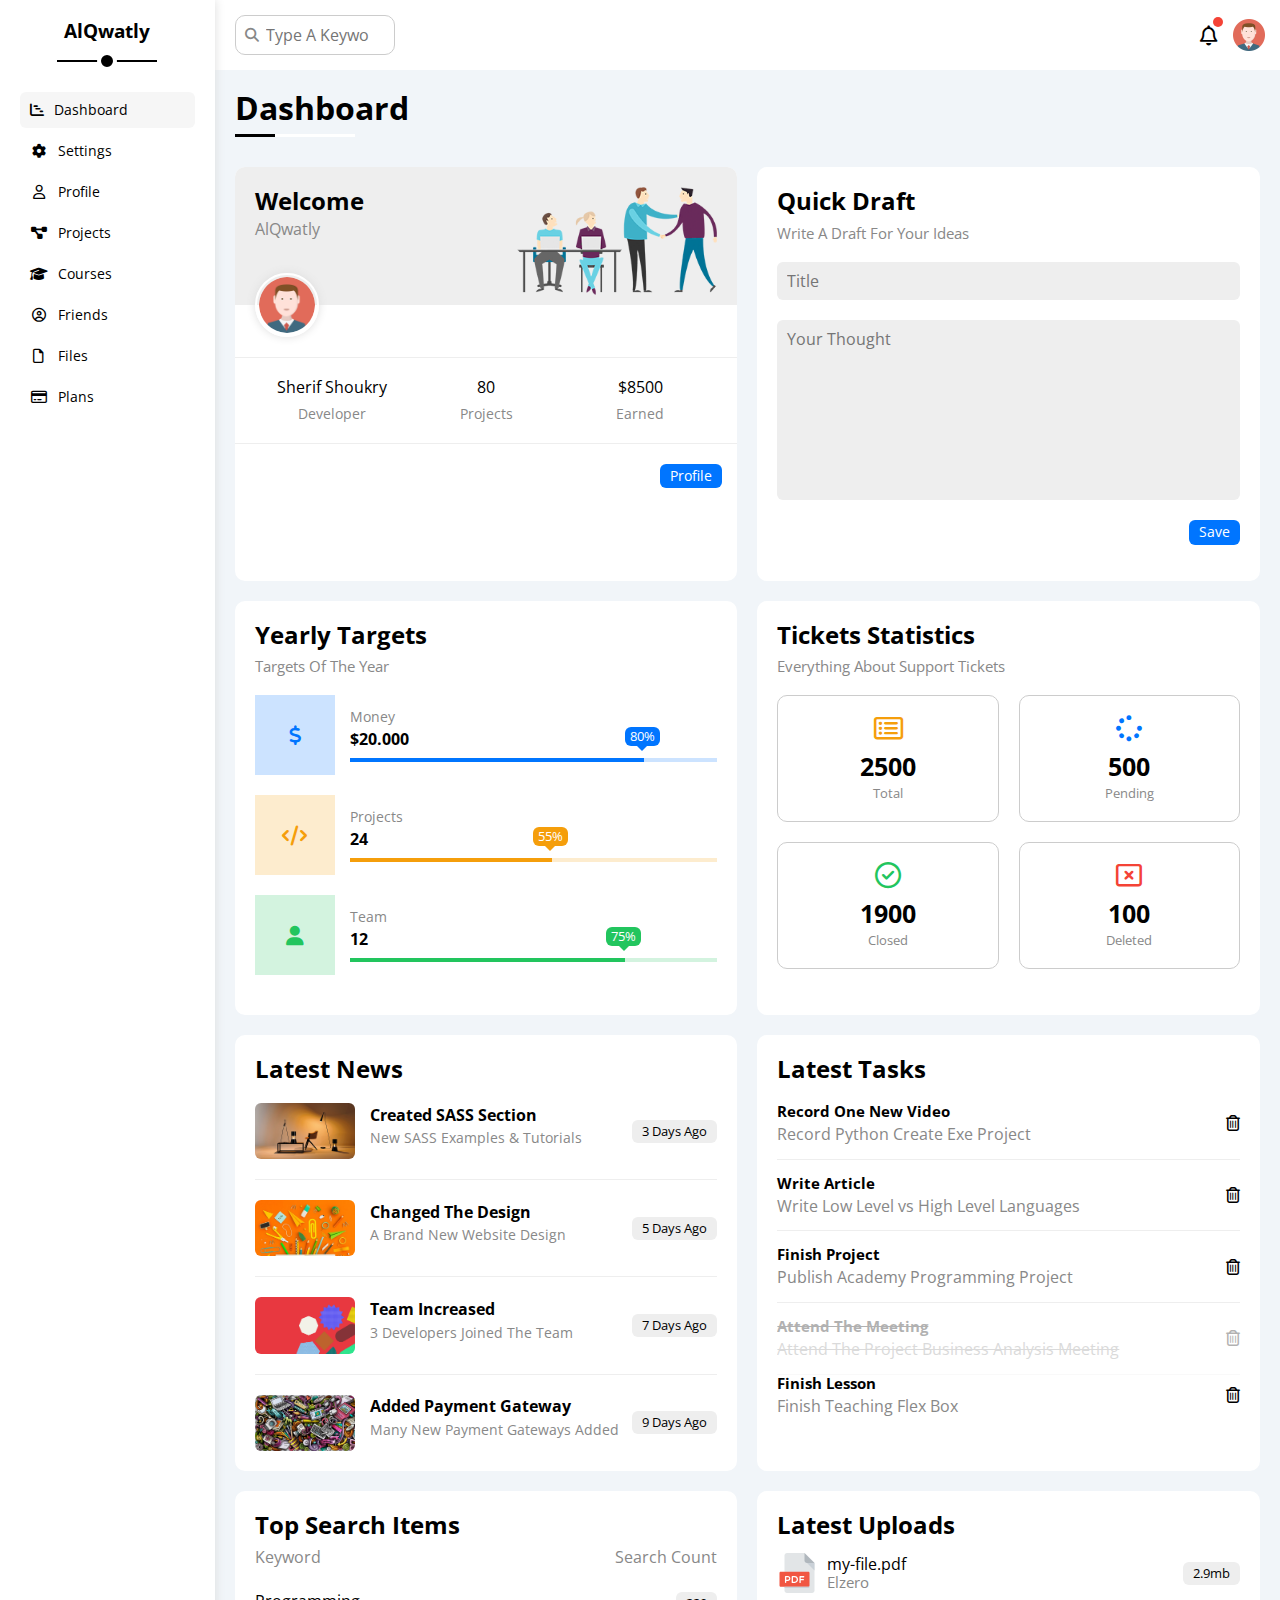
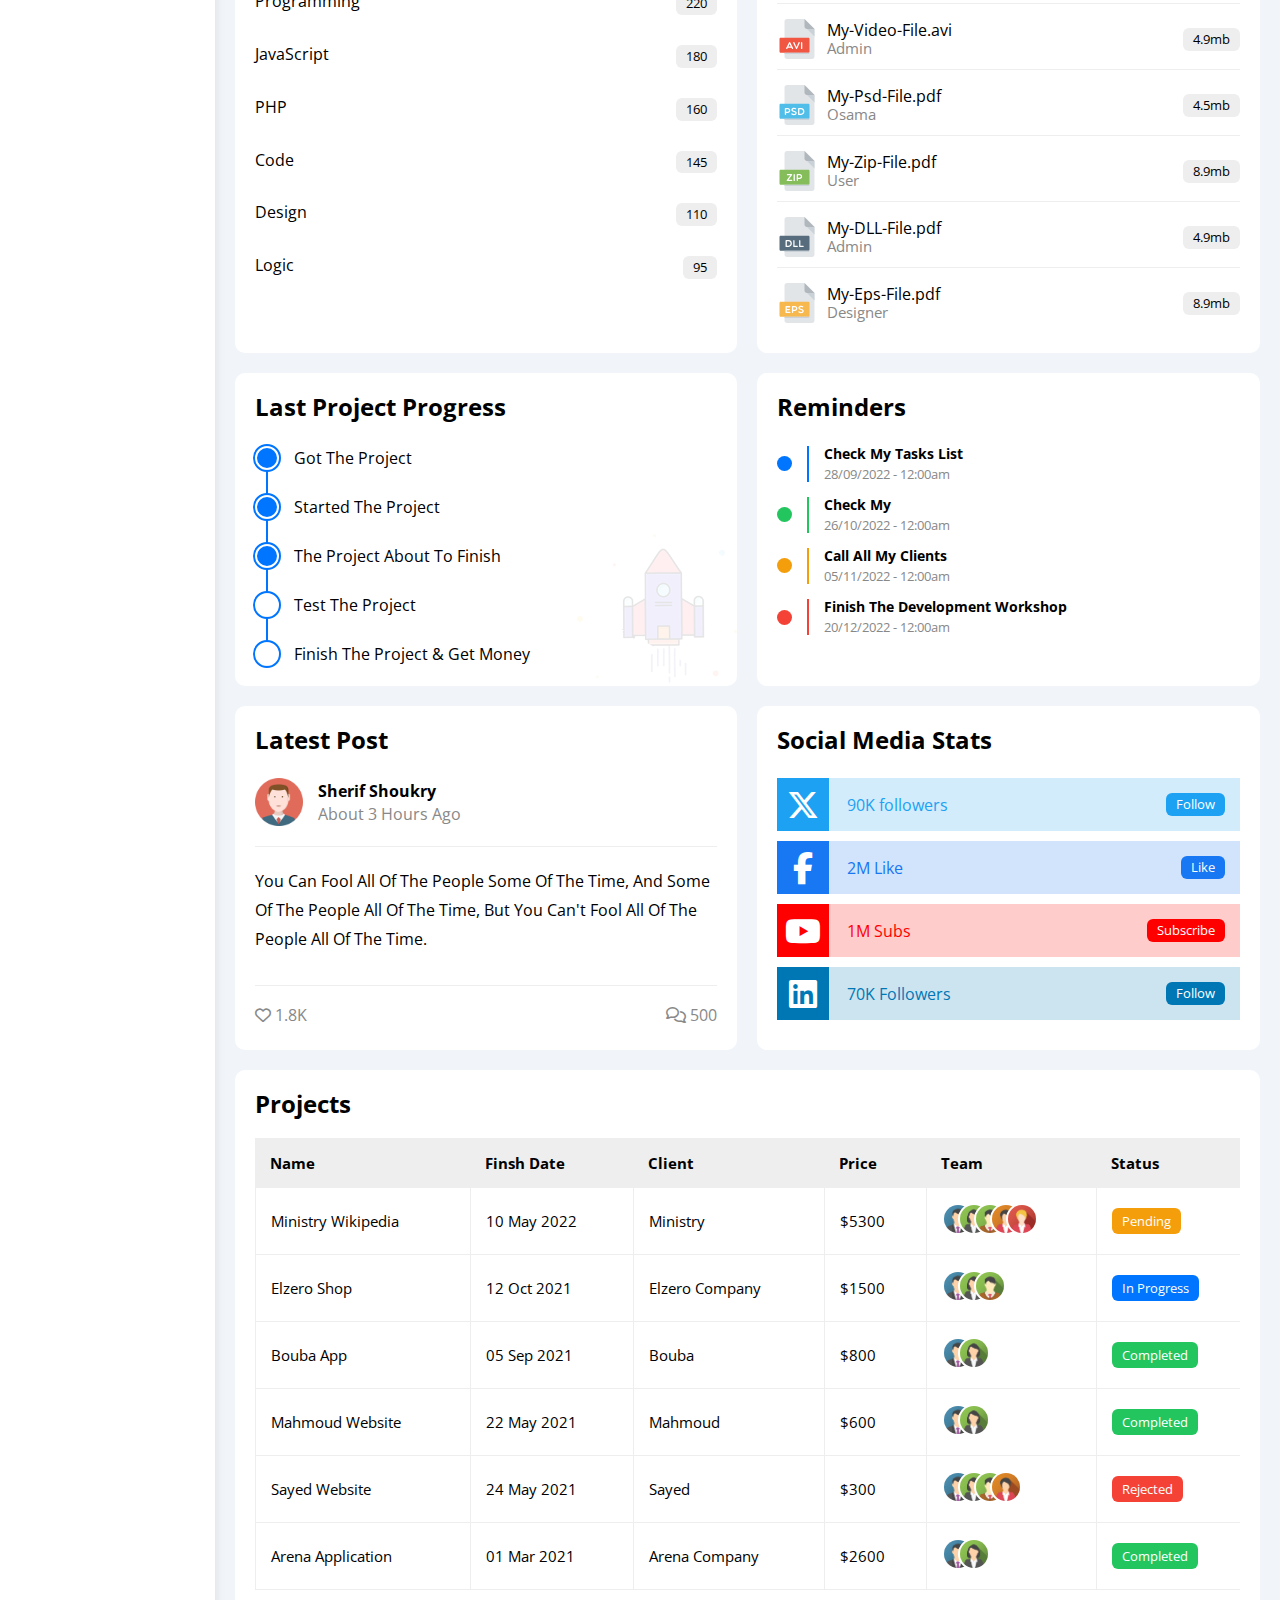
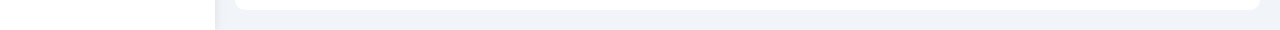
<file: index.html>
<html lang="en">
<head>
    <meta charset="UTF-8">
    <meta name="viewport" content="width=device-width, initial-scale=1.0">
    <title>Dashboard</title>
    <!-- Normalize File -->
     <link rel="stylesheet" href="css/normalize.css">
     <!-- Font Awesome File  -->
    <link rel="stylesheet" href="css/all.main.css">
    <!-- Framwork File  -->
    <link rel="stylesheet" href="css/framwork.css">
     <!-- Main File  -->
    <link rel="stylesheet" href="css/main.css">
    <!-- Google Font  -->
    <link rel="preconnect" href="https://fonts.googleapis.com">
    <link rel="preconnect" href="https://fonts.gstatic.com" crossorigin>
    <link href="https://fonts.googleapis.com/css2?family=Open+Sans:ital,wght@0,300..800;1,300..800&display=swap" rel="stylesheet">
     
</head>
<body>
    <div class="page d-flex">
        <div class="sidebar bg-white p-20 p-relative">
            <h3 class="p-relative txt-c mt-0">AlQwatly</h3>
            <ul>
                <li>
                    <a class="active d-flex align-center fs-14 c-black rad-6 p-10" href="index.html">
                        <i class="fa-solid fa-chart-gantt"></i>
                        <span>Dashboard</span>
                    </a>
                    <a class=" d-flex align-center fs-14 c-black rad-6 p-10" href="settings.html">
                        <i class="fa-solid fa-gear fa-fw"></i>
                        <span>Settings</span>
                    </a>
                    <a class=" d-flex align-center fs-14 c-black rad-6 p-10" href="profile.html">
                        <i class="fa-regular fa-user fa-fw"></i>
                        <span>Profile</span>
                    </a>
                    <a class=" d-flex align-center fs-14 c-black rad-6 p-10" href="projects.html">
                        <i class="fa-solid fa-diagram-project fa-fw"></i>
                        <span>Projects</span>
                    </a>
                    <a class=" d-flex align-center fs-14 c-black rad-6 p-10" href="courses.html">
                        <i class="fa-solid fa-graduation-cap fa-fw"></i>
                        <span>Courses</span>
                    </a>
                    <a class=" d-flex align-center fs-14 c-black rad-6 p-10" href="friends.html">
                        <i class="fa-regular fa-circle-user fa-fw"></i>
                        <span>Friends</span>
                    </a>
                    <a class=" d-flex align-center fs-14 c-black rad-6 p-10" href="files.html">
                        <i class="fa-regular fa-file fa-fw"></i>
                        <span>Files</span>
                    </a>
                    <a class=" d-flex align-center fs-14 c-black rad-6 p-10" href="plans.html">
                        <i class="fa-regular fa-credit-card fa-fw"></i>
                        <span>Plans</span>
                    </a>
                </li>
            </ul>
        </div>
        <div class="content w-full">
            <!-- Start Head  -->
             <div class="head bg-white p-15 between-flex">
                <div class="search p-relative">
                    <input class="p-10" type="search" placeholder="Type A Keyword" name="" id="">
                </div>
                <div class="icons d-flex align-center">
                    <span class="notification p-relative ">
                        <i class="fa-regular fa-bell fa-lg"></i>
                    </span> 
                    <img src="imgs/avatar.png" alt="">
                </div>
             </div>
            <!-- End Head  -->
            <h1 class="p-relative">Dashboard</h1>
            <div class="wrapper d-grid gap-20">
                <!-- Start Welcome  -->
                <div class="welcome bg-white rad-10 txt-c-mobile block-mobile">
                    <div class="intro p-20 d-flex space-between bg-eee">
                        <div>
                            <h2 class="m-0">Welcome</h2>
                            <p class="c-gray mt-5">AlQwatly</p>
                        </div>
                        <img src="imgs/welcome.png" alt="" class="hide-mobile">
                    </div>
                    <img src="imgs/avatar.png" alt="" class="avatar">
                    <div class="body txt-c d-flex p-20 mt-20 mb-20 block-mobile">
                        <div>Sherif Shoukry <span class="d-block c-gray fs-14 mt-10">Developer</span></div>
                        <div>80 <span class="d-block c-gray fs-14 mt-10">Projects</span></div>
                        <div>$8500<span class="d-block c-gray fs-14 mt-10">Earned</span></div>
                    </div> 
                    <a href="Profile.html" class="visit d-block fs-14 bg-blue c-white w-fit btn-shape">Profile</a>
                </div>
                <!-- End Welcome  -->
                 <!-- Strat Quick Draft  -->
                <div class="quick bg-white p-20 rad-10">
                    <h2 class="mt-0 mb-10 ">Quick Draft</h2>
                    <p class="c-gray mt-0 mb-20 fs-15">Write A Draft For Your Ideas</p>
                    <form >
                        <input class="d-block mb-20 w-full p-10 b-none bg-eee rad-6" type="text" placeholder="Title">
                        <textarea class="d-block mb-20 w-full p-10 b-none bg-eee rad-6" placeholder="Your Thought"></textarea>
                        <input class="save d-block fs-14 bg-blue c-white b-none w-fit btn-shape" type="submit" value="Save">
                    </form>
                </div>
                 <!-- End Quick Draft  -->
                 <!-- Strat Yearly Targets  -->
                <div class="targets d-block bg-white p-20 rad-10">
                    <h2 class="mt-0 mb-10">Yearly Targets</h2>
                    <p class="c-gray mt-0 mb-20 fs-15">Targets Of The Year</p>
                    <div class="targets-row mb-20 d-flex align-center blue">
                        <div class="icon center-flex">
                            <i class="fa-solid fa-dollar-sign fa-lg c-blue"></i>
                        </div>
                        <div class="details">
                            <span class="fs-14 c-gray">Money</span>
                            <span class="d-block mt-5 mb-10 fw-bold">$20.000</span>
                            <div class="progress p-relative">
                                <span class="bg-blue blue" style="width:80%" >
                                    <span class="bg-blue">80%</span>
                                </span>
                            </div>
                        </div>
                    </div>
                    <div class="targets-row mb-20 d-flex align-center orange">
                        <div class="icon center-flex">
                            <i class="fa-solid fa-code fa-lg c-orange"></i>
                        </div>
                        <div class="details">
                            <span class="fs-14 c-gray">Projects</span>
                            <span class="d-block mt-5 mb-10 fw-bold">24</span>
                            <div class="progress p-relative">
                                <span class="bg-orange orange" style="width:55%" >
                                    <span class="bg-orange">55%</span>
                                </span>
                            </div>
                        </div>
                    </div>
                    <div class="targets-row mb-20 d-flex align-center green">
                        <div class="icon center-flex">
                            <i class="fa-solid fa-user fa-lg c-green"></i>
                        </div>
                        <div class="details">
                            <span class="fs-14 c-gray">Team</span>
                            <span class="d-block mt-5 mb-10 fw-bold">12</span>
                            <div class="progress p-relative">
                                <span class="bg-green green" style="width:75%" >
                                    <span class="bg-green">75%</span>
                                </span>
                            </div>
                        </div>
                    </div>
                </div>
                 <!-- End Yearly Targets  -->
                <!-- Start Ticket Widget  -->
                 <div class="tickets p-20 bg-white rad-10">
                    <h2 class="mt-0 mb-10">Tickets Statistics</h2>
                    <p class="c-gray mt-0 mb-20 fs-15">Everything About Support Tickets</p>
                    <div class="d-flex txt-c gap-20 f-wrap">
                        <div class="box p-20 rad-10 fs-13 c-gray">
                            <i class="fa-regular fa-rectangle-list fa-2x mb-10 c-orange"></i>
                            <span class="d-block c-black fw-bold fs-25 mb-5">2500</span>
                            Total
                        </div>
                        <div class="box p-20 rad-10 fs-13 c-gray">
                            <i class="fa-solid fa-spinner fa-2x mb-10 c-blue"></i>
                            <span class="d-block c-black fw-bold fs-25 mb-5">500</span>
                            Pending
                        </div>
                        <div class="box p-20 rad-10 fs-13 c-gray">
                            <i class="fa-regular fa-circle-check fa-2x mb-10 c-green"></i>
                            <span class="d-block c-black fw-bold fs-25 mb-5">1900</span>
                            Closed
                        </div>
                        <div class="box p-20 rad-10 fs-13 c-gray">
                            <i class="fa-regular fa-rectangle-xmark fa-2x mb-10 c-red"></i>
                            <span class="d-block c-black fw-bold fs-25 mb-5">100</span>
                            Deleted
                        </div>
                    </div>
                 </div>
                <!-- End Ticket Widget  -->
                <!-- Start Latest News  -->
                 <div class="latest-news p-20 bg-white rad-10 txt-c-mobile">
                    <h2 class="mt-0 mb-20">Latest News</h2>
                    <div class="news-row d-flex align-center">
                        <img src="imgs/news-01.png" alt="">
                        <div class="info">
                            <h3>Created SASS Section</h3>
                            <p class="m-0 fs-14 c-gray mb-10">New SASS Examples & Tutorials</p>
                        </div>
                        <span class="btn-shape bg-eee fs-13 label">3 Days Ago</span>
                    </div>
                    <div class="news-row d-flex align-center">
                        <img src="imgs/news-02.png" alt="">
                        <div class="info">
                            <h3>Changed The Design</h3>
                            <p class="m-0 fs-14 c-gray mb-10">A Brand New Website Design</p>
                        </div>
                        <span class="btn-shape bg-eee fs-13 label">5 Days Ago</span>
                    </div>
                    <div class="news-row d-flex align-center">
                        <img src="imgs/news-03.png" alt="">
                        <div class="info">
                            <h3>Team Increased</h3>
                            <p class="m-0 fs-14 c-gray mb-10">3 Developers Joined The Team</p>
                        </div>
                        <span class="btn-shape bg-eee fs-13 label">7 Days Ago</span>
                    </div>
                    <div class="news-row d-flex align-center">
                        <img src="imgs/news-04.png" alt="">
                        <div class="info">
                            <h3>Added Payment Gateway</h3>
                            <p class="m-0 fs-14 c-gray mb-10">Many New Payment Gateways Added</p>
                        </div>
                        <span class="btn-shape bg-eee fs-13 label">9 Days Ago</span>
                    </div>
                 </div>
                <!-- End Latest News  -->
                <!-- Start Latest Tasks  -->
                 <div class="latest-tasks bg-white p-20 rad-10">
                    <h2 class="mt-0 mb-20">Latest Tasks</h2>
                    <div class="task-row between-flex">
                        <div class="info">
                            <h3 class="mt-0 mb-5 fs-15">Record One New Video</h3>
                            <p class="c-gray m-0">Record Python Create Exe Project</p>
                        </div>
                        <i class="fa-regular fa-trash-can delete"></i>
                    </div>
                    <div class="task-row between-flex">
                        <div class="info">
                            <h3 class="mt-0 mb-5 fs-15">Write Article</h3>
                            <p class="c-gray m-0">Write Low Level vs High Level Languages</p>
                        </div>
                        <i class="fa-regular fa-trash-can delete"></i>
                    </div>
                    <div class="task-row between-flex">
                        <div class="info">
                            <h3 class="mt-0 mb-5 fs-15">Finish Project</h3>
                            <p class="c-gray m-0">Publish Academy Programming Project</p>
                        </div>
                        <i class="fa-regular fa-trash-can delete"></i>
                    </div>
                    <div class="task-row between-flex done">
                        <div class="info">
                            <h3 class="mt-0 mb-5 fs-15">Attend The Meeting</h3>
                            <p class="c-gray m-0">Attend The Project Business Analysis Meeting</p>
                        </div>
                        <i class="fa-regular fa-trash-can delete"></i>
                    </div>
                    <div class="task-row between-flex">
                        <div class="info">
                            <h3 class="mt-0 mb-5 fs-15">Finish Lesson</h3>
                            <p class="c-gray m-0">Finish Teaching Flex Box</p>
                        </div>
                        <i class="fa-regular fa-trash-can delete"></i>
                    </div>
                 </div>
                <!-- End Latest Tasks  -->
                <!-- Start Top Search Items  -->
                 <div class="search bg-white p-20 rad-10">
                    <h2 class="mt-0 mb-10">Top Search Items</h2>
                    <div class="items-head d-flex space-between c-gray mb-10">
                        <div>Keyword</div>
                        <div>Search Count</div>
                    </div>
                    <div class="items d-flex space-between pt-15 pb-15">
                        <span>Programming</span>
                        <span class="bg-eee fs-13 btn-shape">220</span>
                    </div>
                    <div class="items d-flex space-between pt-15 pb-15">
                        <span>JavaScript</span>
                        <span class="bg-eee fs-13 btn-shape">180</span>
                    </div>
                    <div class="items d-flex space-between pt-15 pb-15">
                        <span>PHP</span>
                        <span class="bg-eee fs-13 btn-shape">160</span>
                    </div>
                    <div class="items d-flex space-between pt-15 pb-15">
                        <span>Code</span>
                        <span class="bg-eee fs-13 btn-shape">145</span>
                    </div>
                    <div class="items d-flex space-between pt-15 pb-15">
                        <span>Design</span>
                        <span class="bg-eee fs-13 btn-shape">110</span>
                    </div>
                    <div class="items d-flex space-between pt-15 pb-15">
                        <span>Logic</span>
                        <span class="bg-eee fs-13 btn-shape">95</span>
                    </div>

                 </div>
                <!-- End Top Search Items  -->
                <!-- Start Latest Uploads  -->
                 <div class="uploads bg-white p-20 rad-10">
                    <h2 class="mt-0 mb-10">Latest Uploads</h2>
                    <ul class="m-0">
                        <li class="between-flex pb-10 mb">
                            <div class="d-flex align-center">
                                <img class="mr-10" src="imgs/pdf.svg" alt="">
                                <div>
                                    <span class="d-block">my-file.pdf</span>
                                    <span class="fs-15 c-gray">Elzero</span>
                                </div>

                            </div>
                            <div class="bg-eee btn-shape fs-13">
                                2.9mb
                            </div>
                        </li>
                        <li class="between-flex pb-10 mb">
                            <div class="d-flex align-center">
                                <img class="mr-10" src="imgs/avi.svg" alt="">
                                <div>
                                    <span class="d-block">My-Video-File.avi</span>
                                    <span class="fs-15 c-gray">Admin</span>
                                </div>

                            </div>
                            <div class="bg-eee btn-shape fs-13">
                                4.9mb
                            </div>
                        </li>
                        <li class="between-flex pb-10 mb">
                            <div class="d-flex align-center">
                                <img class="mr-10" src="imgs/psd.svg" alt="">
                                <div>
                                    <span class="d-block">My-Psd-File.pdf</span>
                                    <span class="fs-15 c-gray">Osama</span>
                                </div>

                            </div>
                            <div class="bg-eee btn-shape fs-13">
                                4.5mb
                            </div>
                        </li>
                        <li class="between-flex pb-10 mb">
                            <div class="d-flex align-center">
                                <img class="mr-10" src="imgs/zip.svg" alt="">
                                <div>
                                    <span class="d-block">My-Zip-File.pdf</span>
                                    <span class="fs-15 c-gray">User</span>
                                </div>

                            </div>
                            <div class="bg-eee btn-shape fs-13">
                                8.9mb
                            </div>
                        </li>
                        <li class="between-flex pb-10 mb">
                            <div class="d-flex align-center">
                                <img class="mr-10" src="imgs/dll.svg" alt="">
                                <div>
                                    <span class="d-block">My-DLL-File.pdf</span>
                                    <span class="fs-15 c-gray">Admin</span>
                                </div>

                            </div>
                            <div class="bg-eee btn-shape fs-13">
                                4.9mb
                            </div>
                        </li>
                        <li class="between-flex pb-10 mb">
                            <div class="d-flex align-center">
                                <img class="mr-10" src="imgs/eps.svg" alt="">
                                <div>
                                    <span class="d-block">My-Eps-File.pdf</span>
                                    <span class="fs-15 c-gray">Designer</span>
                                </div>

                            </div>
                            <div class="bg-eee btn-shape fs-13">
                                8.9mb
                            </div>
                        </li>
                    </ul>
                 </div>
                <!-- End Latest Uploads  -->
                <!-- Start Last Project Progress  -->
                 <div class="last-project bg-white p-20 rad-10 p-relative">
                    <h2 class="mt-0 mb-20">Last Project Progress</h2>
                    <ul class="m-0 p-relative">
                        <li class="mt-25 d-flex align-center done">
                            Got The Project
                        </li>
                        <li class="mt-25 d-flex align-center  done">
                            Started The Project
                        </li>
                        <li class="mt-25 d-flex align-center  done">
                            The Project About To Finish
                        </li>
                        <li class="mt-25 d-flex align-center  current">
                            Test The Project
                        </li>
                        <li class="mt-25 d-flex align-center  ">
                            Finish The Project & Get Money
                        </li>
                    </ul>
                    <img class="launch-icon hide-mobile" src="imgs/project.png" alt="">
                 </div>
                <!-- End Last Project Progress  -->
                <!-- Start Reminders  -->
                 <div class="reminders p-20 bg-white rad-10 p-relative">
                    <h2 class="mt-0 mb-25">Reminders</h2>
                    <ul class="m-0">
                        <li class="d-flex align-center mt-15">
                            <span class="key bg-blue mr-15 d-block rad-half"></span>
                            <div class="pl-15 blue">
                                <p class="fs-14 fw-bold mt-0 mb-5">Check My Tasks List</p>
                                <span class="fs-13 c-gray">28/09/2022 - 12:00am</span>
                            </div>
                        </li>
                        <li class="d-flex align-center mt-15">
                            <span class="key bg-green mr-15 d-block rad-half"></span>
                            <div class="pl-15 green">
                                <p class="fs-14 fw-bold mt-0 mb-5">Check My </p>
                                <span class="fs-13 c-gray">26/10/2022 - 12:00am</span>
                            </div>
                        </li>
                        <li class="d-flex align-center mt-15">
                            <span class="key bg-orange mr-15 d-block rad-half"></span>
                            <div class="pl-15 orange">
                                <p class="fs-14 fw-bold mt-0 mb-5">Call All My Clients</p>
                                <span class="fs-13 c-gray">05/11/2022 - 12:00am</span>
                            </div>
                        </li>
                        <li class="d-flex align-center mt-15">
                            <span class="key bg-red mr-15 d-block rad-half"></span>
                            <div class="pl-15 red">
                                <p class="fs-14 fw-bold mt-0 mb-5">Finish The Development Workshop</p>
                                <span class="fs-13 c-gray">20/12/2022 - 12:00am</span>
                            </div>
                        </li>
                    </ul>
                 </div>
                <!-- End Reminders  -->
                <!-- Start Latest Post  -->
                 <div class="latest-post bg-white p-20 rad-10 p-relative">
                    <h2 class="mt-0 mb-25">Latest Post</h2>
                    <div class="top d-flex align-center">
                        <img class="avatar mr-15" src="imgs/avatar.png" alt="">
                        <div class="info">
                            <span class="d-block mb-5 fw-bold">Sherif Shoukry</span>
                            <span class="c-gray">About 3 Hours Ago</span>
                        </div>
                    </div>
                    <div class="post-content txt-c-mobile pt-20 pb-20 mt-20 mb-20">
                        You can fool all of the people some of the time, and some of the people all of the time,
                         but you can't fool all of the people all of the time.
                    </div>
                    <div class="post-stats between-flex c-gray">
                        <div>
                            <i class="fa-regular fa-heart"></i>
                            <span>1.8K</span>
                        </div>
                        <div>
                            <i class="fa-regular fa-comments"></i>
                            <span>500</span>
                        </div>

                    </div>
                 </div>
                <!-- End Latest Post  -->
                <!-- Start Social Media Stats  -->
                 <div class="social-media p-20 bg-white rad-10 p-relative">
                    <h2 class="mt-0 mb-25">Social Media Stats</h2>
                    <div class="box twitter p-15 p-relative mb-10 between-flex">
                        <i class="fa-brands fa-x-twitter c-white fa-2x h-full center-flex"></i>
                        <span>90K followers</span>
                        <a class="fs-13 c-white btn-shape" href="#">Follow</a>
                    </div>
                    <div class="box facebook p-15 p-relative mb-10 between-flex">
                        <i class="fa-brands fa-facebook-f c-white fa-2x h-full center-flex"></i>
                        <span>2M Like</span>
                        <a class="fs-13 c-white btn-shape" href="#">Like</a>
                    </div>
                    <div class="box youtube p-15 p-relative mb-10 between-flex">
                        <i class="fa-brands fa-youtube c-white fa-2x h-full center-flex"></i>
                        <span>1M Subs</span>
                        <a class="fs-13 c-white btn-shape" href="#">Subscribe</a>
                    </div>
                    <div class="box linked-in p-15 p-relative mb-10 between-flex">
                        <i class="fa-brands fa-linkedin c-white fa-2x h-full center-flex"></i>
                        <span>70K Followers</span>
                        <a class="fs-13 c-white btn-shape" href="#">Follow</a>
                    </div>

                 </div>
                <!-- End Social Media Stats  -->
            </div>
            <!-- Start Projects  -->
             <div class="projects p-20 bg-white rad-10 m-20">
                <h2 class=" mt-0 mb-20">Projects</h2>
                <div class="responsive-table">
                    <table class="fs-15 w-full">
                        <thead>
                            <tr>
                                <td>Name</td>
                                <td>Finsh Date</td>
                                <td>Client</td>
                                <td>Price</td>
                                <td>Team</td>
                                <td>Status</td>
                            </tr>
                        </thead>
                        <tbody>
                            <tr>
                                <td>Ministry Wikipedia</td>
                                <td>10 May 2022</td>
                                <td>Ministry</td>
                                <td>$5300</td>
                                <td>
                                    <img src="imgs/team-01.png" alt="">
                                    <img src="imgs/team-02.png" alt="">
                                    <img src="imgs/team-03.png" alt="">
                                    <img src="imgs/team-04.png" alt="">
                                    <img src="imgs/team-05.png" alt="">
                                </td>
                                <td>
                                    <span class="label bg-orange c-white btn-shape">Pending</span>
                                </td>
                            </tr>
                            <tr>
                                <td>Elzero Shop</td>
                                <td>12 Oct 2021</td>
                                <td>Elzero Company</td>
                                <td>$1500</td>
                                <td>
                                    <img src="imgs/team-01.png" alt="">
                                    <img src="imgs/team-02.png" alt="">
                                    <img src="imgs/team-03.png" alt="">
                                </td>
                                <td>
                                    <span class="label bg-blue c-white btn-shape">In Progress</span>
                                </td>
                            </tr>
                            <tr>
                                <td>Bouba App</td>
                                <td>05 Sep 2021</td>
                                <td>Bouba</td>
                                <td>$800</td>
                                <td>
                                    <img src="imgs/team-01.png" alt="">
                                    <img src="imgs/team-02.png" alt="">
                                </td>
                                <td>
                                    <span class="label bg-green c-white btn-shape">Completed</span>
                                </td>
                            </tr>
                            <tr>
                                <td>Mahmoud Website</td>
                                <td>22 May 2021</td>
                                <td>Mahmoud</td>
                                <td>$600</td>
                                <td>
                                    <img src="imgs/team-01.png" alt="">
                                    <img src="imgs/team-02.png" alt="">
                                </td>
                                <td>
                                    <span class="label bg-green c-white btn-shape">Completed</span>
                                </td>
                            </tr>
                            <tr>
                                <td>Sayed Website</td>
                                <td>24 May 2021</td>
                                <td>Sayed</td>
                                <td>$300</td>
                                <td>
                                    <img src="imgs/team-01.png" alt="">
                                    <img src="imgs/team-02.png" alt="">
                                    <img src="imgs/team-03.png" alt="">
                                    <img src="imgs/team-04.png" alt="">
                                </td>
                                <td>
                                    <span class="label bg-red c-white btn-shape">Rejected</span>
                                </td>
                            </tr>
                            <tr>
                                <td>Arena Application</td>
                                <td>01 Mar 2021</td>
                                <td>Arena Company</td>
                                <td>$2600</td>
                                <td>
                                    <img src="imgs/team-01.png" alt="">
                                    <img src="imgs/team-02.png" alt="">
                                </td>
                                <td>
                                    <span class="label bg-green c-white btn-shape">Completed</span>
                                </td>
                            </tr>
                        </tbody>
                    </table>
                </div>

             </div>
            <!-- End Projects  -->
        </div>
    </div>
</body>
</html>
</file>
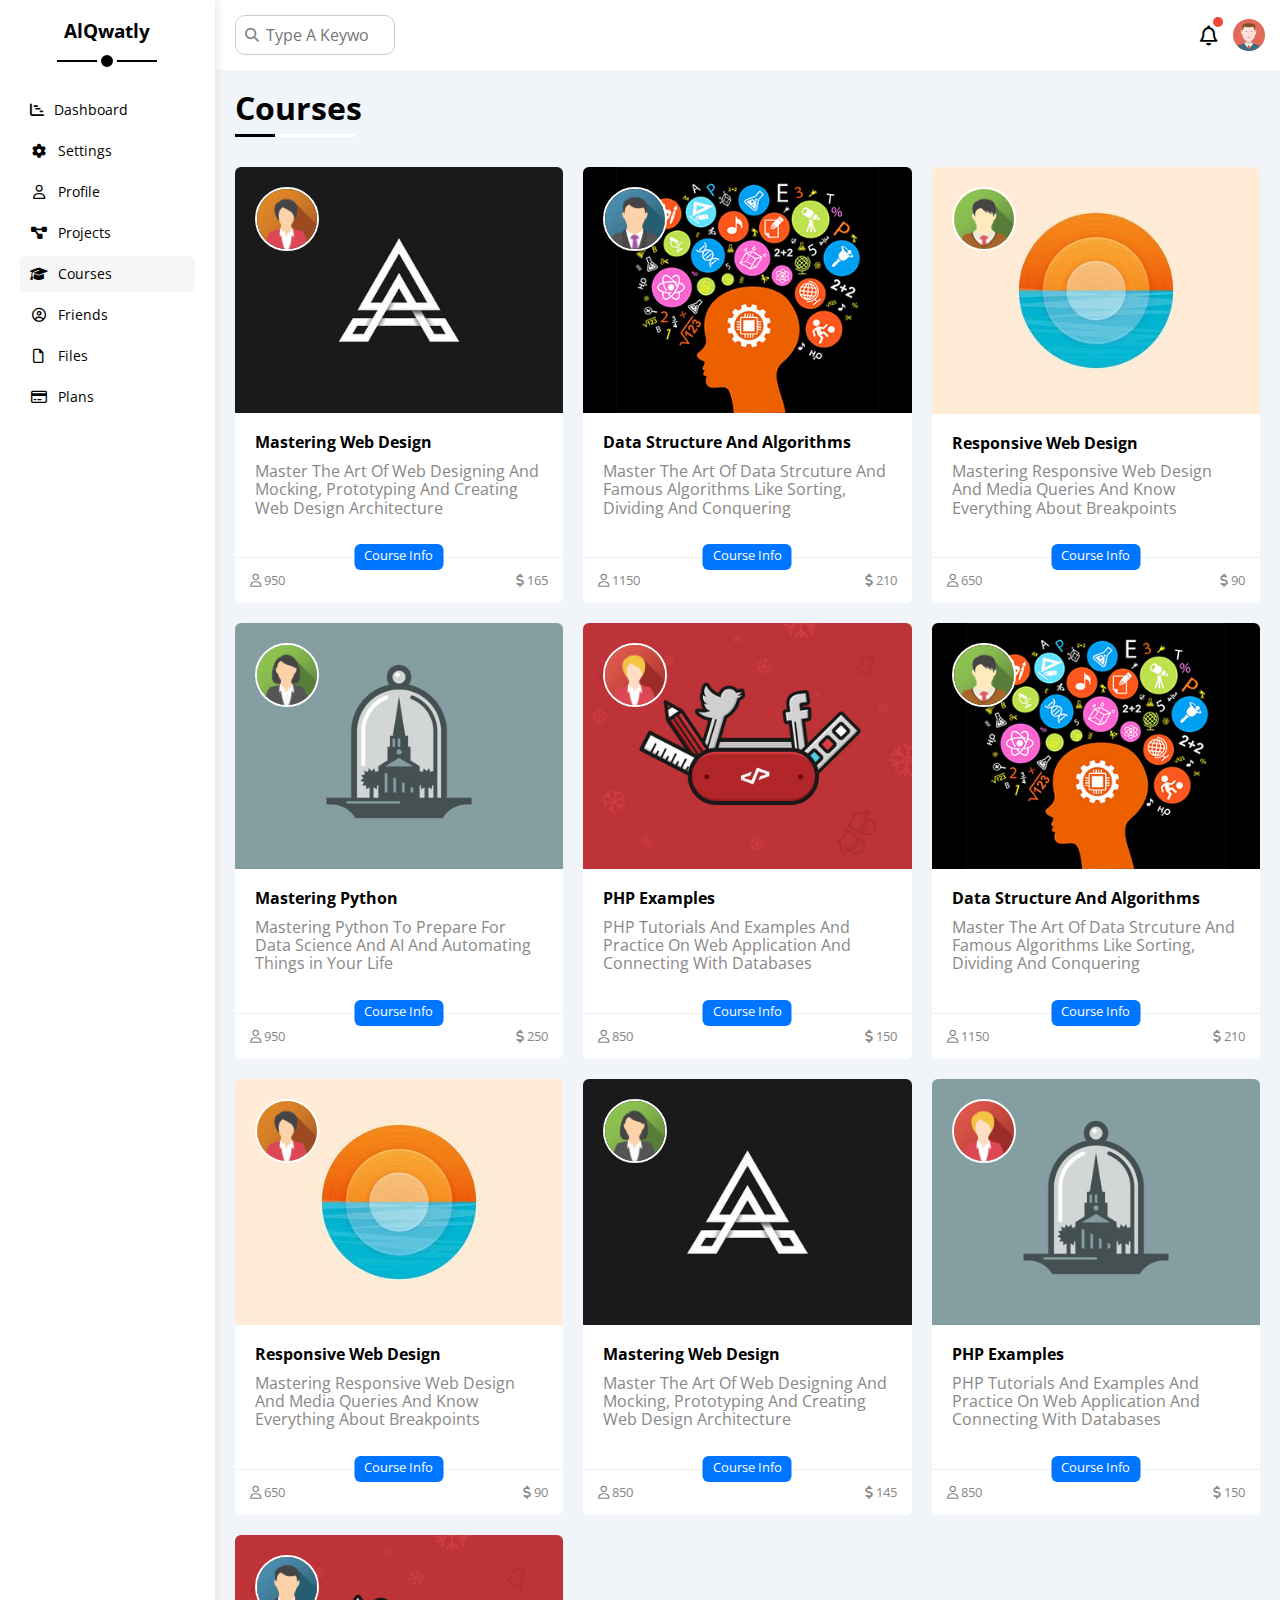
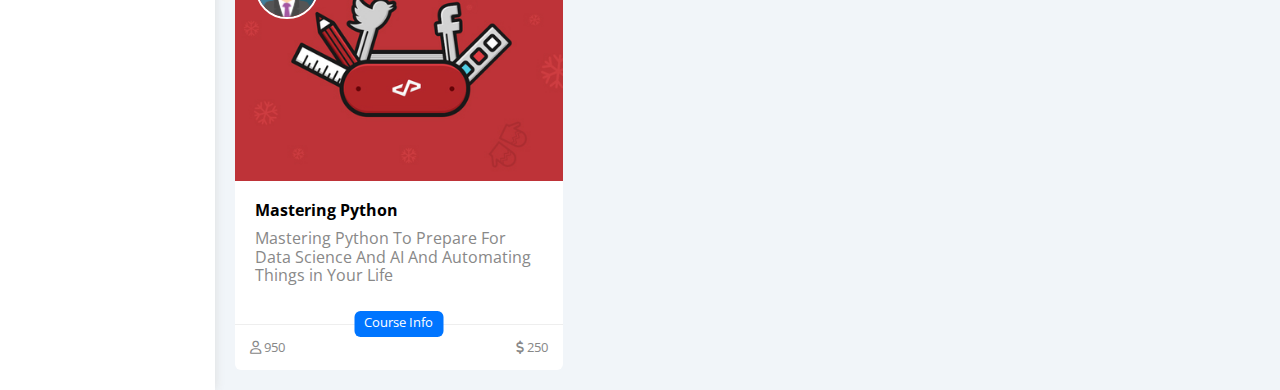
<file: courses.html>
<html lang="en">
<head>
    <meta charset="UTF-8">
    <meta name="viewport" content="width=device-width, initial-scale=1.0">
    <title>Courses</title>
    <!-- Normalize File -->
     <link rel="stylesheet" href="css/normalize.css">
     <!-- Font Awesome File  -->
    <link rel="stylesheet" href="css/all.main.css">
    <!-- Framwork File  -->
    <link rel="stylesheet" href="css/framwork.css">
     <!-- Main File  -->
    <link rel="stylesheet" href="css/main.css">
    <!-- Google Font  -->
    <link rel="preconnect" href="https://fonts.googleapis.com">
    <link rel="preconnect" href="https://fonts.gstatic.com" crossorigin>
    <link href="https://fonts.googleapis.com/css2?family=Open+Sans:ital,wght@0,300..800;1,300..800&display=swap" rel="stylesheet">
     
</head>
<body>
    <div class="page d-flex">
        <div class="sidebar bg-white p-20 p-relative">
            <h3 class="p-relative txt-c mt-0">AlQwatly</h3>
            <ul>
                <li>
                    <a class="d-flex align-center fs-14 c-black rad-6 p-10" href="index.html">
                        <i class="fa-solid fa-chart-gantt"></i>
                        <span>Dashboard</span>
                    </a>
                    <a class=" d-flex align-center fs-14 c-black rad-6 p-10" href="settings.html">
                        <i class="fa-solid fa-gear fa-fw"></i>
                        <span>Settings</span>
                    </a>
                    <a class=" d-flex align-center fs-14 c-black rad-6 p-10" href="Profile.html">
                        <i class="fa-regular fa-user fa-fw"></i>
                        <span>Profile</span>
                    </a>
                    <a class=" d-flex align-center fs-14 c-black rad-6 p-10" href="Projects.html">
                        <i class="fa-solid fa-diagram-project fa-fw"></i>
                        <span>Projects</span>
                    </a>
                    <a class="active d-flex align-center fs-14 c-black rad-6 p-10" href="courses.html">
                        <i class="fa-solid fa-graduation-cap fa-fw"></i>
                        <span>Courses</span>
                    </a>
                    <a class=" d-flex align-center fs-14 c-black rad-6 p-10" href="friends.html">
                        <i class="fa-regular fa-circle-user fa-fw"></i>
                        <span>Friends</span>
                    </a>
                    <a class=" d-flex align-center fs-14 c-black rad-6 p-10" href="files.html">
                        <i class="fa-regular fa-file fa-fw"></i>
                        <span>Files</span>
                    </a>
                    <a class=" d-flex align-center fs-14 c-black rad-6 p-10" href="plans.html">
                        <i class="fa-regular fa-credit-card fa-fw"></i>
                        <span>Plans</span>
                    </a>
                </li>
            </ul>
        </div>
        <div class="content w-full">
            <!-- Start Head  -->
             <div class="head bg-white p-15 between-flex">
                <div class="search p-relative">
                    <input class="p-10" type="search" placeholder="Type A Keyword" name="" id="">
                </div>
                <div class="icons d-flex align-center">
                    <span class="notification p-relative ">
                        <i class="fa-regular fa-bell fa-lg"></i>
                    </span> 
                    <img src="imgs/avatar.png" alt="">
                </div>
             </div>
            <!-- End Head  -->
            <h1 class="p-relative">Courses</h1>
            <div class="courses-page d-grid m-20 gap-20">
                <div class="course bg-white rad-6 p-relative">
                    <img class="cover" src="imgs/course-01.jpg" alt="">
                    <img class="instractor" src="imgs/team-04.png" alt="">
                    <div class="p-20">
                        <h4 class="mt-0 mb-10">Mastering Web Design</h4>
                        <p class="discription c-gray mt-0 mb-20">Master The Art Of Web Designing And Mocking, Prototyping And Creating Web Design Architecture</p>
                    </div>
                    <div class="info p-15 p-relative between-flex">
                        <span class="title bg-blue c-white btn-shape">Course Info</span>
                        <span class="c-gray">
                            <i class="fa-regular fa-user"></i>
                            950
                        </span>
                        <span class="c-gray">
                            <i class="fa-solid fa-dollar-sign"></i>
                            165
                        </span>
                    </div>
                </div>
                <div class="course bg-white rad-6 p-relative">
                    <img class="cover" src="imgs/course-02.jpg" alt="">
                    <img class="instractor" src="imgs/team-01.png" alt="">
                    <div class="p-20">
                        <h4 class="mt-0 mb-10">Data Structure And Algorithms</h4>
                        <p class="discription c-gray mt-0 mb-20">Master The Art Of Data Strcuture And Famous Algorithms Like Sorting, Dividing And Conquering</p>
                    </div>
                    <div class="info p-15 p-relative between-flex">
                        <span class="title bg-blue c-white btn-shape">Course Info</span>
                        <span class="c-gray">
                            <i class="fa-regular fa-user"></i>
                            1150
                        </span>
                        <span class="c-gray">
                            <i class="fa-solid fa-dollar-sign"></i>
                            210
                        </span>
                    </div>
                </div>
                <div class="course bg-white rad-6 p-relative">
                    <img class="cover" src="imgs/course-03.jpg" alt="">
                    <img class="instractor" src="imgs/team-03.png" alt="">
                    <div class="p-20">
                        <h4 class="mt-0 mb-10">Responsive Web Design</h4>
                        <p class="discription c-gray mt-0 mb-20">Mastering Responsive Web Design And Media Queries And Know Everything About Breakpoints</p>
                    </div>
                    <div class="info p-15 p-relative between-flex">
                        <span class="title bg-blue c-white btn-shape">Course Info</span>
                        <span class="c-gray">
                            <i class="fa-regular fa-user"></i>
                            650
                        </span>
                        <span class="c-gray">
                            <i class="fa-solid fa-dollar-sign"></i>
                            90
                        </span>
                    </div>
                </div>
                <div class="course bg-white rad-6 p-relative">
                    <img class="cover" src="imgs/course-04.jpg" alt="">
                    <img class="instractor" src="imgs/team-02.png" alt="">
                    <div class="p-20">
                        <h4 class="mt-0 mb-10">Mastering Python</h4>
                        <p class="discription c-gray mt-0 mb-20">Mastering Python To Prepare For Data Science And AI And Automating Things in Your Life</p>
                    </div>
                    <div class="info p-15 p-relative between-flex">
                        <span class="title bg-blue c-white btn-shape">Course Info</span>
                        <span class="c-gray">
                            <i class="fa-regular fa-user"></i>
                            950
                        </span>
                        <span class="c-gray">
                            <i class="fa-solid fa-dollar-sign"></i>
                            250
                        </span>
                    </div>
                </div>
                <div class="course bg-white rad-6 p-relative">
                    <img class="cover" src="imgs/course-05.jpg" alt="">
                    <img class="instractor" src="imgs/team-05.png" alt="">
                    <div class="p-20">
                        <h4 class="mt-0 mb-10">PHP Examples</h4>
                        <p class="discription c-gray mt-0 mb-20">PHP Tutorials And Examples And Practice On Web Application And Connecting With Databases</p>
                    </div>
                    <div class="info p-15 p-relative between-flex">
                        <span class="title bg-blue c-white btn-shape">Course Info</span>
                        <span class="c-gray">
                            <i class="fa-regular fa-user"></i>
                            850
                        </span>
                        <span class="c-gray">
                            <i class="fa-solid fa-dollar-sign"></i>
                            150
                        </span>
                    </div>
                </div>
                <div class="course bg-white rad-6 p-relative">
                    <img class="cover" src="imgs/course-02.jpg" alt="">
                    <img class="instractor" src="imgs/team-03.png" alt="">
                    <div class="p-20">
                        <h4 class="mt-0 mb-10">Data Structure And Algorithms</h4>
                        <p class="discription c-gray mt-0 mb-20">Master The Art Of Data Strcuture And Famous Algorithms Like Sorting, Dividing And Conquering</p>
                    </div>
                    <div class="info p-15 p-relative between-flex">
                        <span class="title bg-blue c-white btn-shape">Course Info</span>
                        <span class="c-gray">
                            <i class="fa-regular fa-user"></i>
                            1150
                        </span>
                        <span class="c-gray">
                            <i class="fa-solid fa-dollar-sign"></i>
                            210
                        </span>
                    </div>
                </div>
                <div class="course bg-white rad-6 p-relative">
                    <img class="cover" src="imgs/course-03.jpg" alt="">
                    <img class="instractor" src="imgs/team-04.png" alt="">
                    <div class="p-20">
                        <h4 class="mt-0 mb-10">Responsive Web Design</h4>
                        <p class="discription c-gray mt-0 mb-20">Mastering Responsive Web Design And Media Queries And Know Everything About Breakpoints</p>
                    </div>
                    <div class="info p-15 p-relative between-flex">
                        <span class="title bg-blue c-white btn-shape">Course Info</span>
                        <span class="c-gray">
                            <i class="fa-regular fa-user"></i>
                            650
                        </span>
                        <span class="c-gray">
                            <i class="fa-solid fa-dollar-sign"></i>
                            90
                        </span>
                    </div>
                </div>
                <div class="course bg-white rad-6 p-relative">
                    <img class="cover" src="imgs/course-01.jpg" alt="">
                    <img class="instractor" src="imgs/team-02.png" alt="">
                    <div class="p-20">
                        <h4 class="mt-0 mb-10">Mastering Web Design</h4>
                        <p class="discription c-gray mt-0 mb-20">Master The Art Of Web Designing And Mocking, Prototyping And Creating Web Design Architecture</p>
                    </div>
                    <div class="info p-15 p-relative between-flex">
                        <span class="title bg-blue c-white btn-shape">Course Info</span>
                        <span class="c-gray">
                            <i class="fa-regular fa-user"></i>
                            850
                        </span>
                        <span class="c-gray">
                            <i class="fa-solid fa-dollar-sign"></i>
                            145
                        </span>
                    </div>
                </div>
                <div class="course bg-white rad-6 p-relative">
                    <img class="cover" src="imgs/course-04.jpg" alt="">
                    <img class="instractor" src="imgs/team-05.png" alt="">
                    <div class="p-20">
                        <h4 class="mt-0 mb-10">PHP Examples</h4>
                        <p class="discription c-gray mt-0 mb-20">PHP Tutorials And Examples And Practice On Web Application And Connecting With Databases</p>
                    </div>
                    <div class="info p-15 p-relative between-flex">
                        <span class="title bg-blue c-white btn-shape">Course Info</span>
                        <span class="c-gray">
                            <i class="fa-regular fa-user"></i>
                            850
                        </span>
                        <span class="c-gray">
                            <i class="fa-solid fa-dollar-sign"></i>
                            150
                        </span>
                    </div>
                </div>
                <div class="course bg-white rad-6 p-relative">
                    <img class="cover" src="imgs/course-05.jpg" alt="">
                    <img class="instractor" src="imgs/team-01.png" alt="">
                    <div class="p-20">
                        <h4 class="mt-0 mb-10">Mastering Python</h4>
                        <p class="discription c-gray mt-0 mb-20">Mastering Python To Prepare For Data Science And AI And Automating Things in Your Life</p>
                    </div>
                    <div class="info p-15 p-relative between-flex">
                        <span class="title bg-blue c-white btn-shape">Course Info</span>
                        <span class="c-gray">
                            <i class="fa-regular fa-user"></i>
                            950
                        </span>
                        <span class="c-gray">
                            <i class="fa-solid fa-dollar-sign"></i>
                            250
                        </span>
                    </div>
                </div>
            </div>
            
        </div>
    </div>
</body>
</html>
</file>
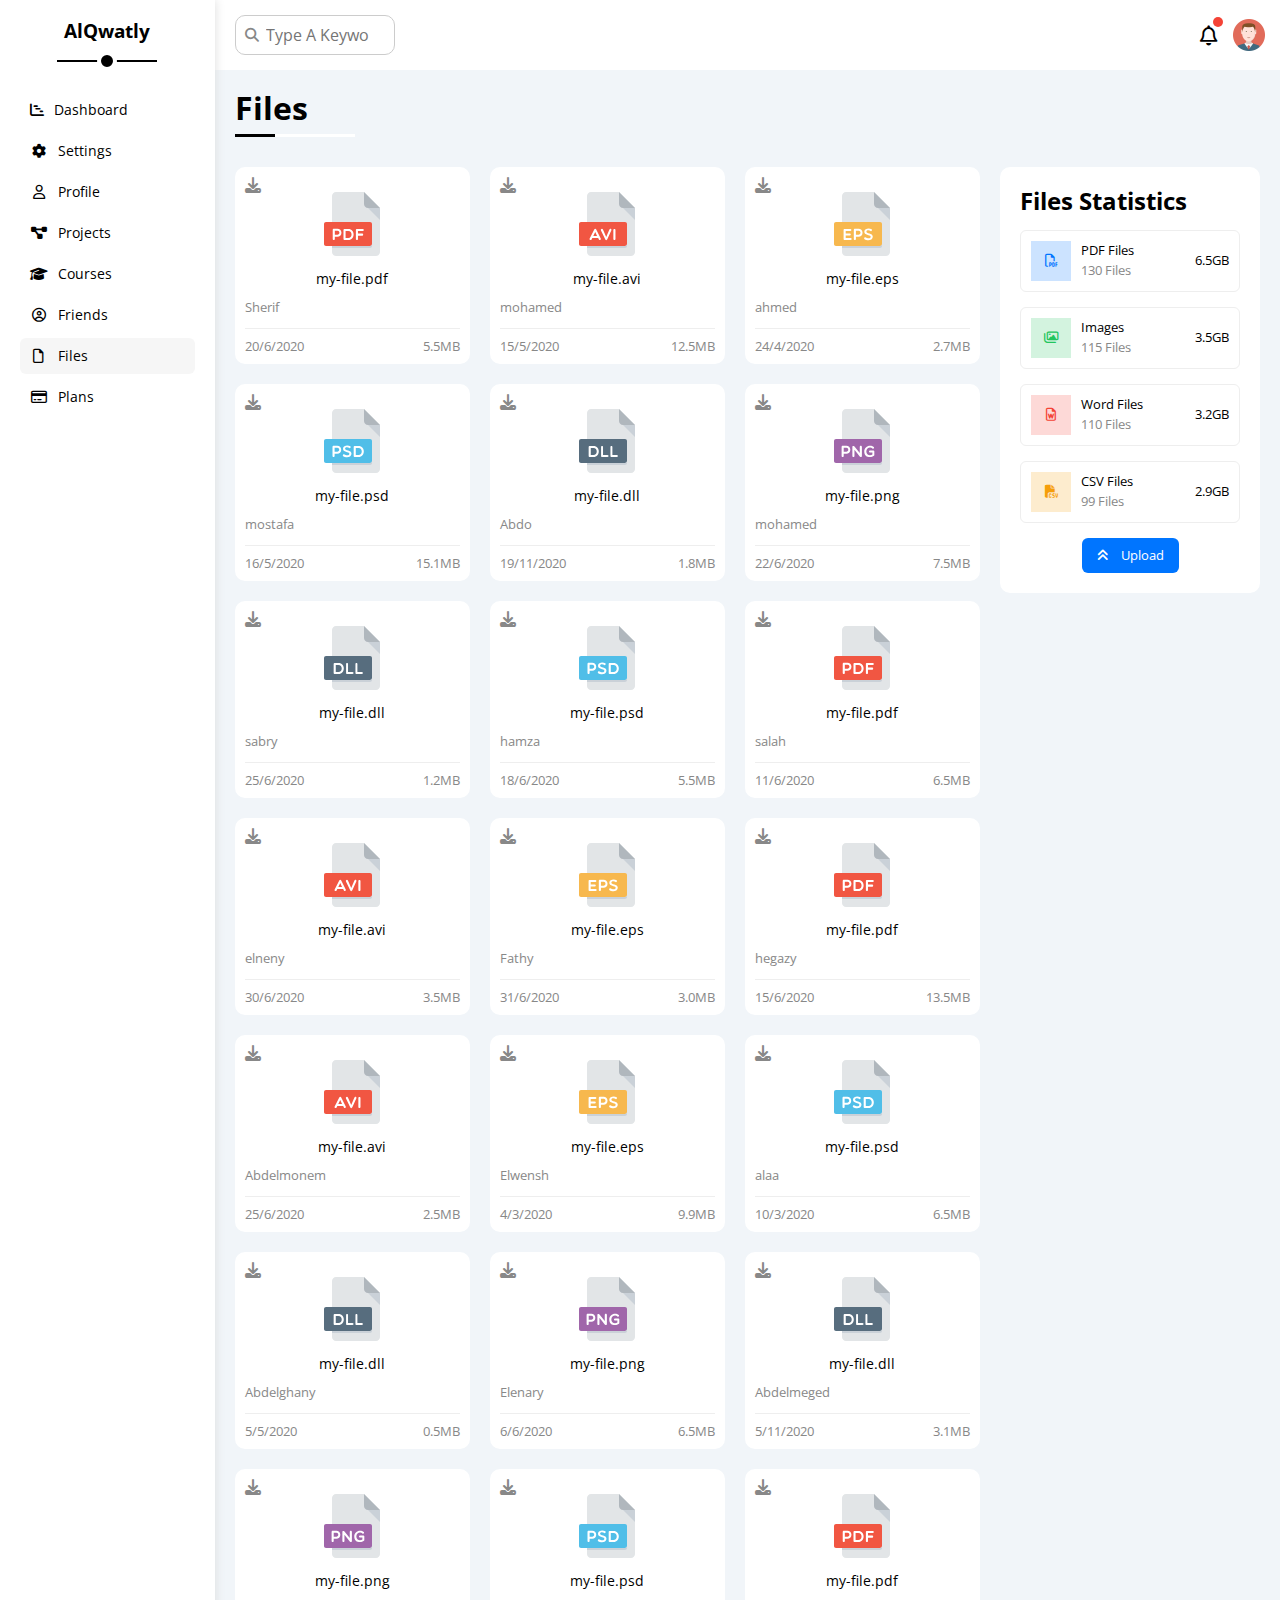
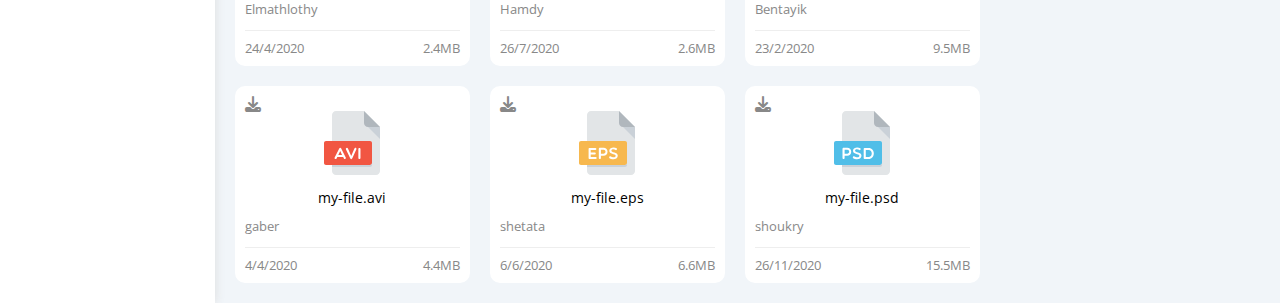
<file: Files.html>
<html lang="en">
<head>
    <meta charset="UTF-8">
    <meta name="viewport" content="width=device-width, initial-scale=1.0">
    <title>Files</title>
    <!-- Normalize File -->
     <link rel="stylesheet" href="css/normalize.css">
     <!-- Font Awesome File  -->
    <link rel="stylesheet" href="css/all.main.css">
    <!-- Framwork File  -->
    <link rel="stylesheet" href="css/framwork.css">
     <!-- Main File  -->
    <link rel="stylesheet" href="css/main.css">
    <!-- Google Font  -->
    <link rel="preconnect" href="https://fonts.googleapis.com">
    <link rel="preconnect" href="https://fonts.gstatic.com" crossorigin>
    <link href="https://fonts.googleapis.com/css2?family=Open+Sans:ital,wght@0,300..800;1,300..800&display=swap" rel="stylesheet">
     
</head>
<body>
    <div class="page d-flex">
        <div class="sidebar bg-white p-20 p-relative">
            <h3 class="p-relative txt-c mt-0">AlQwatly</h3>
            <ul>
                <li>
                    <a class="d-flex align-center fs-14 c-black rad-6 p-10" href="index.html">
                        <i class="fa-solid fa-chart-gantt"></i>
                        <span>Dashboard</span>
                    </a>
                    <a class=" d-flex align-center fs-14 c-black rad-6 p-10" href="settings.html">
                        <i class="fa-solid fa-gear fa-fw"></i>
                        <span>Settings</span>
                    </a>
                    <a class=" d-flex align-center fs-14 c-black rad-6 p-10" href="Profile.html">
                        <i class="fa-regular fa-user fa-fw"></i>
                        <span>Profile</span>
                    </a>
                    <a class=" d-flex align-center fs-14 c-black rad-6 p-10" href="Projects.html">
                        <i class="fa-solid fa-diagram-project fa-fw"></i>
                        <span>Projects</span>
                    </a>
                    <a class=" d-flex align-center fs-14 c-black rad-6 p-10" href="courses.html">
                        <i class="fa-solid fa-graduation-cap fa-fw"></i>
                        <span>Courses</span>
                    </a>
                    <a class=" d-flex align-center fs-14 c-black rad-6 p-10" href="Friends.html">
                        <i class="fa-regular fa-circle-user fa-fw"></i>
                        <span>Friends</span>
                    </a>
                    <a class="active d-flex align-center fs-14 c-black rad-6 p-10" href="Files.html">
                        <i class="fa-regular fa-file fa-fw"></i>
                        <span>Files</span>
                    </a>
                    <a class=" d-flex align-center fs-14 c-black rad-6 p-10" href="plans.html">
                        <i class="fa-regular fa-credit-card fa-fw"></i>
                        <span>Plans</span>
                    </a>
                </li>
            </ul>
        </div>
        <div class="content w-full">
            <!-- Start Head  -->
             <div class="head bg-white p-15 between-flex">
                <div class="search p-relative">
                    <input class="p-10" type="search" placeholder="Type A Keyword" name="" id="">
                </div>
                <div class="icons d-flex align-center">
                    <span class="notification p-relative ">
                        <i class="fa-regular fa-bell fa-lg"></i>
                    </span> 
                    <img src="imgs/avatar.png" alt="">
                </div>
             </div>
            <!-- End Head  -->
            <h1 class="p-relative">Files</h1>
            <div class="files-page d-flex m-20 gap-20">
                <div class="files-stats p-20 bg-white rad-10">
                    <h2 class="mt-0 mb-15 txt-c-mobile">Files Statistics</h2>
                    <div class="d-flex align-center border-eee p-10 rad-6 mb-15 fs-13">
                        <i class="fa-regular fa-file-pdf fa-la blue center-flex c-blue icon"></i>
                        <div class="info">
                            <span>PDF Files</span>
                            <span class="c-gray d-block mt-5">130 Files</span>
                        </div>
                        <div class="size">6.5GB</div>
                    </div>
                    <div class="d-flex align-center border-eee p-10 rad-6 mb-15 fs-13">
                        <i class="fa-regular fa-images fa-la green center-flex c-green icon"></i>
                        <div class="info">
                            <span>Images</span>
                            <span class="c-gray d-block mt-5">115 Files</span>
                        </div>
                        <div class="size">3.5GB</div>
                    </div>
                    <div class="d-flex align-center border-eee p-10 rad-6 mb-15 fs-13">
                        <i class="fa-regular fa-file-word fa-la red center-flex c-red icon"></i>
                        <div class="info">
                            <span>Word Files</span>
                            <span class="c-gray d-block mt-5">110 Files</span>
                        </div>
                        <div class="size">3.2GB</div>
                    </div>
                    <div class="d-flex align-center border-eee p-10 rad-6 mb-15 fs-13">
                        <i class="fa-solid fa-file-csv fa-la orange center-flex c-orange icon"></i>
                        <div class="info">
                            <span>CSV Files</span>
                            <span class="c-gray d-block mt-5">99 Files</span>
                        </div>
                        <div class="size">2.9GB</div>
                    </div>
                    <a href="#" class="upload bg-blue c-white fs-13 rad-6 d-block w-fit">
                       <i class="fa-solid fa-angles-up mr-10"></i>
                        Upload
                    </a>
                </div>
                <div class="files-content d-grid gap-20">
                    <div class="file bg-white p-10 rad-10">
                        <i class="fa-solid fa-download c-gray p-absolute"></i>
                        <div class="icon txt-c">
                            <img class="mt-15 mb-15" src="imgs/pdf.svg" alt="">
                        </div>
                        <div class="txt-c mb-10 fs-14">my-file.pdf</div>
                        <p class="c-gray fs-13 ">Sherif</p>
                        <div class="info between-flex mt-10 pt-10 fs-13 c-gray">
                            <span>20/6/2020</span>
                            <span>5.5MB</span>
                        </div>
                    </div>
                    <div class="file bg-white p-10 rad-10">
                        <i class="fa-solid fa-download c-gray p-absolute"></i>
                        <div class="icon txt-c">
                            <img class="mt-15 mb-15" src="imgs/avi.svg" alt="">
                        </div>
                        <div class="txt-c mb-10 fs-14">my-file.avi</div>
                        <p class="c-gray fs-13 ">mohamed</p>
                        <div class="info between-flex mt-10 pt-10 fs-13 c-gray">
                            <span>15/5/2020</span>
                            <span>12.5MB</span>
                        </div>
                    </div>
                    <div class="file bg-white p-10 rad-10">
                        <i class="fa-solid fa-download c-gray p-absolute"></i>
                        <div class="icon txt-c">
                            <img class="mt-15 mb-15" src="imgs/eps.svg" alt="">
                        </div>
                        <div class="txt-c mb-10 fs-14">my-file.eps</div>
                        <p class="c-gray fs-13 ">ahmed</p>
                        <div class="info between-flex mt-10 pt-10 fs-13 c-gray">
                            <span>24/4/2020</span>
                            <span>2.7MB</span>
                        </div>
                    </div>
                    <div class="file bg-white p-10 rad-10">
                        <i class="fa-solid fa-download c-gray p-absolute"></i>
                        <div class="icon txt-c">
                            <img class="mt-15 mb-15" src="imgs/psd.svg" alt="">
                        </div>
                        <div class="txt-c mb-10 fs-14">my-file.psd</div>
                        <p class="c-gray fs-13 ">mostafa</p>
                        <div class="info between-flex mt-10 pt-10 fs-13 c-gray">
                            <span>16/5/2020</span>
                            <span>15.1MB</span>
                        </div>
                    </div>
                    <div class="file bg-white p-10 rad-10">
                        <i class="fa-solid fa-download c-gray p-absolute"></i>
                        <div class="icon txt-c">
                            <img class="mt-15 mb-15" src="imgs/dll.svg" alt="">
                        </div>
                        <div class="txt-c mb-10 fs-14">my-file.dll</div>
                        <p class="c-gray fs-13 ">Abdo</p>
                        <div class="info between-flex mt-10 pt-10 fs-13 c-gray">
                            <span>19/11/2020</span>
                            <span>1.8MB</span>
                        </div>
                    </div>
                    <div class="file bg-white p-10 rad-10">
                        <i class="fa-solid fa-download c-gray p-absolute"></i>
                        <div class="icon txt-c">
                            <img class="mt-15 mb-15" src="imgs/png.svg" alt="">
                        </div>
                        <div class="txt-c mb-10 fs-14">my-file.png</div>
                        <p class="c-gray fs-13 ">mohamed</p>
                        <div class="info between-flex mt-10 pt-10 fs-13 c-gray">
                            <span>22/6/2020</span>
                            <span>7.5MB</span>
                        </div>
                    </div>
                    <div class="file bg-white p-10 rad-10">
                        <i class="fa-solid fa-download c-gray p-absolute"></i>
                        <div class="icon txt-c">
                            <img class="mt-15 mb-15" src="imgs/dll.svg" alt="">
                        </div>
                        <div class="txt-c mb-10 fs-14">my-file.dll</div>
                        <p class="c-gray fs-13 ">sabry</p>
                        <div class="info between-flex mt-10 pt-10 fs-13 c-gray">
                            <span>25/6/2020</span>
                            <span>1.2MB</span>
                        </div>
                    </div>
                    <div class="file bg-white p-10 rad-10">
                        <i class="fa-solid fa-download c-gray p-absolute"></i>
                        <div class="icon txt-c">
                            <img class="mt-15 mb-15" src="imgs/psd.svg" alt="">
                        </div>
                        <div class="txt-c mb-10 fs-14">my-file.psd</div>
                        <p class="c-gray fs-13 ">hamza</p>
                        <div class="info between-flex mt-10 pt-10 fs-13 c-gray">
                            <span>18/6/2020</span>
                            <span>5.5MB</span>
                        </div>
                    </div>
                    <div class="file bg-white p-10 rad-10">
                        <i class="fa-solid fa-download c-gray p-absolute"></i>
                        <div class="icon txt-c">
                            <img class="mt-15 mb-15" src="imgs/pdf.svg" alt="">
                        </div>
                        <div class="txt-c mb-10 fs-14">my-file.pdf</div>
                        <p class="c-gray fs-13 ">salah</p>
                        <div class="info between-flex mt-10 pt-10 fs-13 c-gray">
                            <span>11/6/2020</span>
                            <span>6.5MB</span>
                        </div>
                    </div>
                    <div class="file bg-white p-10 rad-10">
                        <i class="fa-solid fa-download c-gray p-absolute"></i>
                        <div class="icon txt-c">
                            <img class="mt-15 mb-15" src="imgs/avi.svg" alt="">
                        </div>
                        <div class="txt-c mb-10 fs-14">my-file.avi</div>
                        <p class="c-gray fs-13 ">elneny</p>
                        <div class="info between-flex mt-10 pt-10 fs-13 c-gray">
                            <span>30/6/2020</span>
                            <span>3.5MB</span>
                        </div>
                    </div>
                    <div class="file bg-white p-10 rad-10">
                        <i class="fa-solid fa-download c-gray p-absolute"></i>
                        <div class="icon txt-c">
                            <img class="mt-15 mb-15" src="imgs/eps.svg" alt="">
                        </div>
                        <div class="txt-c mb-10 fs-14">my-file.eps</div>
                        <p class="c-gray fs-13 ">Fathy</p>
                        <div class="info between-flex mt-10 pt-10 fs-13 c-gray">
                            <span>31/6/2020</span>
                            <span>3.0MB</span>
                        </div>
                    </div>
                    <div class="file bg-white p-10 rad-10">
                        <i class="fa-solid fa-download c-gray p-absolute"></i>
                        <div class="icon txt-c">
                            <img class="mt-15 mb-15" src="imgs/pdf.svg" alt="">
                        </div>
                        <div class="txt-c mb-10 fs-14">my-file.pdf</div>
                        <p class="c-gray fs-13 ">hegazy</p>
                        <div class="info between-flex mt-10 pt-10 fs-13 c-gray">
                            <span>15/6/2020</span>
                            <span>13.5MB</span>
                        </div>
                    </div>
                    <div class="file bg-white p-10 rad-10">
                        <i class="fa-solid fa-download c-gray p-absolute"></i>
                        <div class="icon txt-c">
                            <img class="mt-15 mb-15" src="imgs/avi.svg" alt="">
                        </div>
                        <div class="txt-c mb-10 fs-14">my-file.avi</div>
                        <p class="c-gray fs-13 ">Abdelmonem</p>
                        <div class="info between-flex mt-10 pt-10 fs-13 c-gray">
                            <span>25/6/2020</span>
                            <span>2.5MB</span>
                        </div>
                    </div>
                    <div class="file bg-white p-10 rad-10">
                        <i class="fa-solid fa-download c-gray p-absolute"></i>
                        <div class="icon txt-c">
                            <img class="mt-15 mb-15" src="imgs/eps.svg" alt="">
                        </div>
                        <div class="txt-c mb-10 fs-14">my-file.eps</div>
                        <p class="c-gray fs-13 ">Elwensh</p>
                        <div class="info between-flex mt-10 pt-10 fs-13 c-gray">
                            <span>4/3/2020</span>
                            <span>9.9MB</span>
                        </div>
                    </div>
                    <div class="file bg-white p-10 rad-10">
                        <i class="fa-solid fa-download c-gray p-absolute"></i>
                        <div class="icon txt-c">
                            <img class="mt-15 mb-15" src="imgs/psd.svg" alt="">
                        </div>
                        <div class="txt-c mb-10 fs-14">my-file.psd</div>
                        <p class="c-gray fs-13 ">alaa</p>
                        <div class="info between-flex mt-10 pt-10 fs-13 c-gray">
                            <span>10/3/2020</span>
                            <span>6.5MB</span>
                        </div>
                    </div>
                    <div class="file bg-white p-10 rad-10">
                        <i class="fa-solid fa-download c-gray p-absolute"></i>
                        <div class="icon txt-c">
                            <img class="mt-15 mb-15" src="imgs/dll.svg" alt="">
                        </div>
                        <div class="txt-c mb-10 fs-14">my-file.dll</div>
                        <p class="c-gray fs-13 ">Abdelghany</p>
                        <div class="info between-flex mt-10 pt-10 fs-13 c-gray">
                            <span>5/5/2020</span>
                            <span>0.5MB</span>
                        </div>
                    </div>
                    <div class="file bg-white p-10 rad-10">
                        <i class="fa-solid fa-download c-gray p-absolute"></i>
                        <div class="icon txt-c">
                            <img class="mt-15 mb-15" src="imgs/png.svg" alt="">
                        </div>
                        <div class="txt-c mb-10 fs-14">my-file.png</div>
                        <p class="c-gray fs-13 ">Elenary</p>
                        <div class="info between-flex mt-10 pt-10 fs-13 c-gray">
                            <span>6/6/2020</span>
                            <span>6.5MB</span>
                        </div>
                    </div>
                    <div class="file bg-white p-10 rad-10">
                        <i class="fa-solid fa-download c-gray p-absolute"></i>
                        <div class="icon txt-c">
                            <img class="mt-15 mb-15" src="imgs/dll.svg" alt="">
                        </div>
                        <div class="txt-c mb-10 fs-14">my-file.dll</div>
                        <p class="c-gray fs-13 ">Abdelmeged</p>
                        <div class="info between-flex mt-10 pt-10 fs-13 c-gray">
                            <span>5/11/2020</span>
                            <span>3.1MB</span>
                        </div>
                    </div>
                    <div class="file bg-white p-10 rad-10">
                        <i class="fa-solid fa-download c-gray p-absolute"></i>
                        <div class="icon txt-c">
                            <img class="mt-15 mb-15" src="imgs/png.svg" alt="">
                        </div>
                        <div class="txt-c mb-10 fs-14">my-file.png</div>
                        <p class="c-gray fs-13 ">Elmathlothy</p>
                        <div class="info between-flex mt-10 pt-10 fs-13 c-gray">
                            <span>24/4/2020</span>
                            <span>2.4MB</span>
                        </div>
                    </div>
                    <div class="file bg-white p-10 rad-10">
                        <i class="fa-solid fa-download c-gray p-absolute"></i>
                        <div class="icon txt-c">
                            <img class="mt-15 mb-15" src="imgs/psd.svg" alt="">
                        </div>
                        <div class="txt-c mb-10 fs-14">my-file.psd</div>
                        <p class="c-gray fs-13 ">Hamdy</p>
                        <div class="info between-flex mt-10 pt-10 fs-13 c-gray">
                            <span>26/7/2020</span>
                            <span>2.6MB</span>
                        </div>
                    </div>
                    <div class="file bg-white p-10 rad-10">
                        <i class="fa-solid fa-download c-gray p-absolute"></i>
                        <div class="icon txt-c">
                            <img class="mt-15 mb-15" src="imgs/pdf.svg" alt="">
                        </div>
                        <div class="txt-c mb-10 fs-14">my-file.pdf</div>
                        <p class="c-gray fs-13 ">Bentayik</p>
                        <div class="info between-flex mt-10 pt-10 fs-13 c-gray">
                            <span>23/2/2020</span>
                            <span>9.5MB</span>
                        </div>
                    </div>
                    <div class="file bg-white p-10 rad-10">
                        <i class="fa-solid fa-download c-gray p-absolute"></i>
                        <div class="icon txt-c">
                            <img class="mt-15 mb-15" src="imgs/avi.svg" alt="">
                        </div>
                        <div class="txt-c mb-10 fs-14">my-file.avi</div>
                        <p class="c-gray fs-13 ">gaber</p>
                        <div class="info between-flex mt-10 pt-10 fs-13 c-gray">
                            <span>4/4/2020</span>
                            <span>4.4MB</span>
                        </div>
                    </div>
                    <div class="file bg-white p-10 rad-10">
                        <i class="fa-solid fa-download c-gray p-absolute"></i>
                        <div class="icon txt-c">
                            <img class="mt-15 mb-15" src="imgs/eps.svg" alt="">
                        </div>
                        <div class="txt-c mb-10 fs-14">my-file.eps</div>
                        <p class="c-gray fs-13 ">shetata</p>
                        <div class="info between-flex mt-10 pt-10 fs-13 c-gray">
                            <span>6/6/2020</span>
                            <span>6.6MB</span>
                        </div>
                    </div>
                    <div class="file bg-white p-10 rad-10">
                        <i class="fa-solid fa-download c-gray p-absolute"></i>
                        <div class="icon txt-c">
                            <img class="mt-15 mb-15" src="imgs/psd.svg" alt="">
                        </div>
                        <div class="txt-c mb-10 fs-14">my-file.psd</div>
                        <p class="c-gray fs-13 ">shoukry</p>
                        <div class="info between-flex mt-10 pt-10 fs-13 c-gray">
                            <span>26/11/2020</span>
                            <span>15.5MB</span>
                        </div>
                    </div>
                </div>
            </div>
          
            
        </div>
    </div>
</body>
</html>
</file>
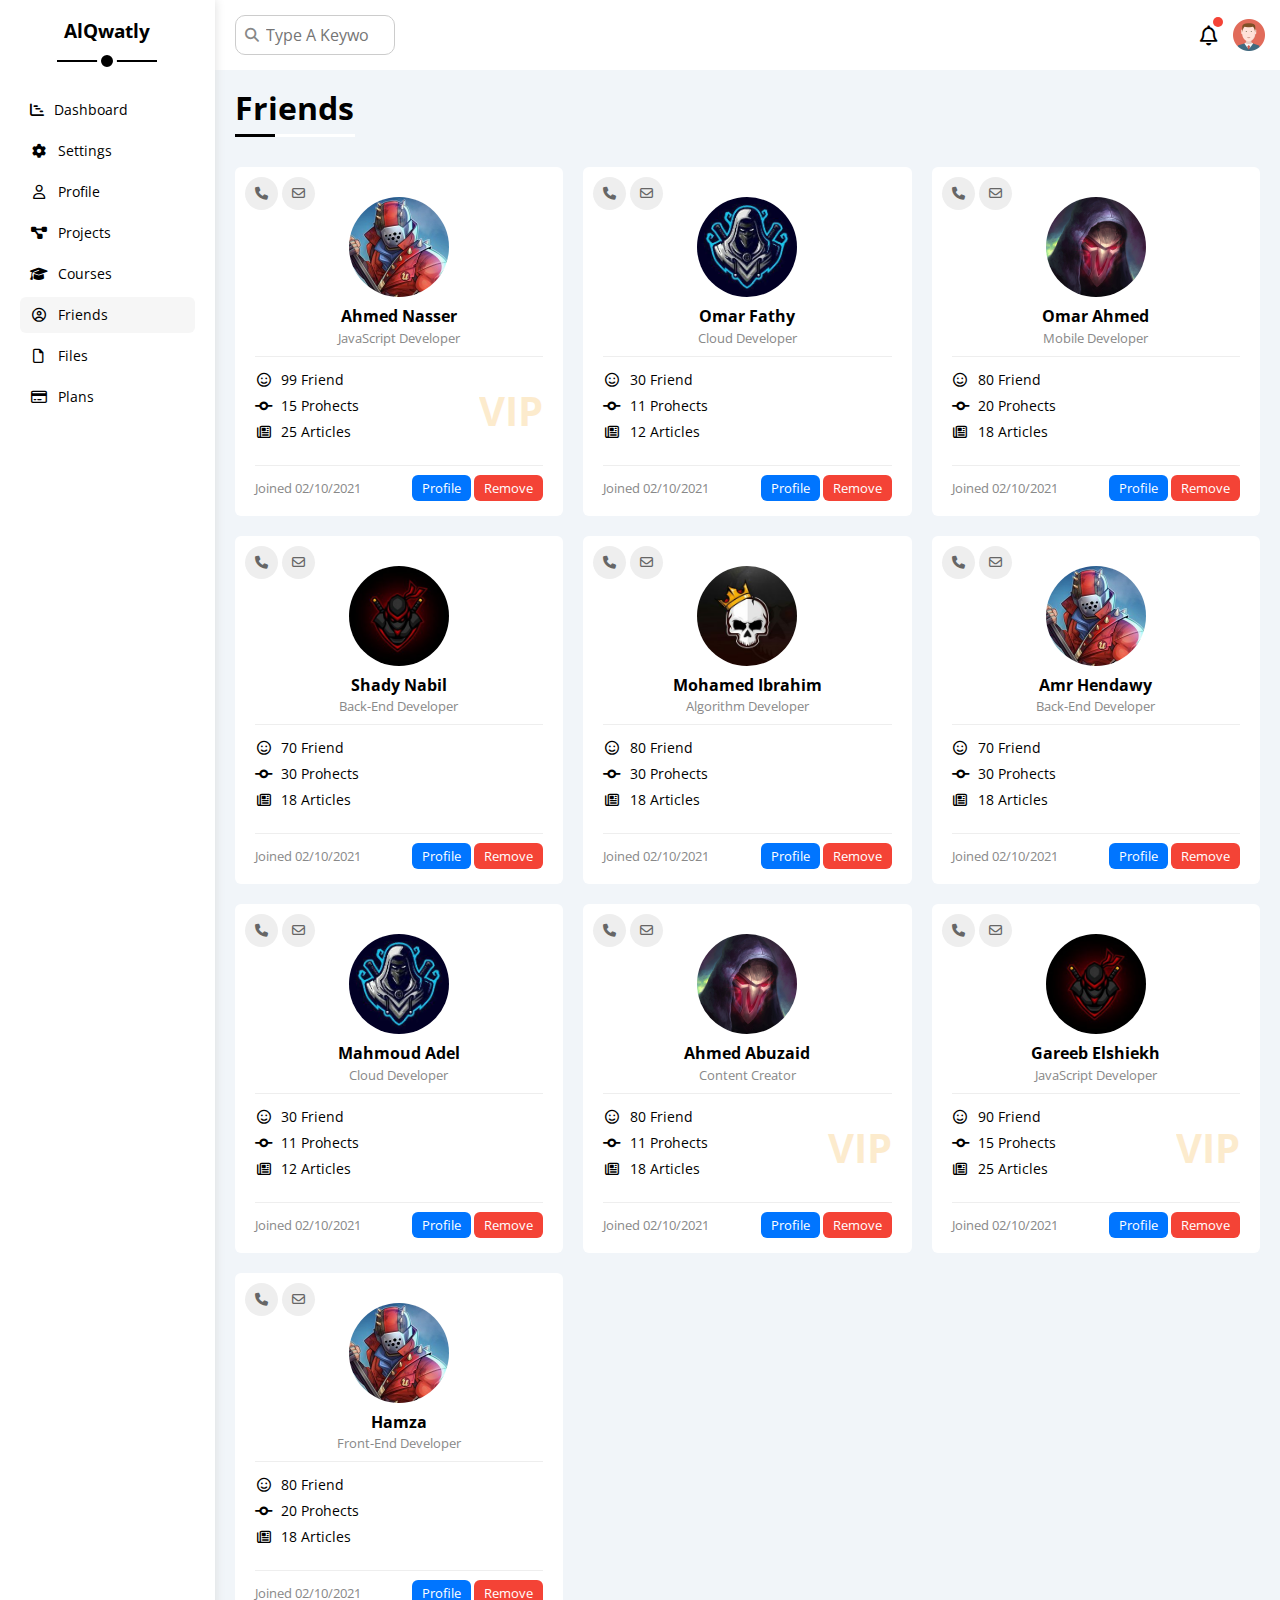
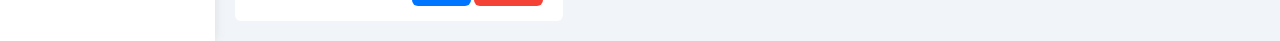
<file: Friends.html>
<html lang="en">
<head>
    <meta charset="UTF-8">
    <meta name="viewport" content="width=device-width, initial-scale=1.0">
    <title>Friends</title>
    <!-- Normalize File -->
     <link rel="stylesheet" href="css/normalize.css">
     <!-- Font Awesome File  -->
    <link rel="stylesheet" href="css/all.main.css">
    <!-- Framwork File  -->
    <link rel="stylesheet" href="css/framwork.css">
     <!-- Main File  -->
    <link rel="stylesheet" href="css/main.css">
    <!-- Google Font  -->
    <link rel="preconnect" href="https://fonts.googleapis.com">
    <link rel="preconnect" href="https://fonts.gstatic.com" crossorigin>
    <link href="https://fonts.googleapis.com/css2?family=Open+Sans:ital,wght@0,300..800;1,300..800&display=swap" rel="stylesheet">
     
</head>
<body>
    <div class="page d-flex">
        <div class="sidebar bg-white p-20 p-relative">
            <h3 class="p-relative txt-c mt-0">AlQwatly</h3>
            <ul>
                <li>
                    <a class="d-flex align-center fs-14 c-black rad-6 p-10" href="index.html">
                        <i class="fa-solid fa-chart-gantt"></i>
                        <span>Dashboard</span>
                    </a>
                    <a class=" d-flex align-center fs-14 c-black rad-6 p-10" href="settings.html">
                        <i class="fa-solid fa-gear fa-fw"></i>
                        <span>Settings</span>
                    </a>
                    <a class=" d-flex align-center fs-14 c-black rad-6 p-10" href="Profile.html">
                        <i class="fa-regular fa-user fa-fw"></i>
                        <span>Profile</span>
                    </a>
                    <a class=" d-flex align-center fs-14 c-black rad-6 p-10" href="Projects.html">
                        <i class="fa-solid fa-diagram-project fa-fw"></i>
                        <span>Projects</span>
                    </a>
                    <a class=" d-flex align-center fs-14 c-black rad-6 p-10" href="courses.html">
                        <i class="fa-solid fa-graduation-cap fa-fw"></i>
                        <span>Courses</span>
                    </a>
                    <a class="active d-flex align-center fs-14 c-black rad-6 p-10" href="Friends.html">
                        <i class="fa-regular fa-circle-user fa-fw"></i>
                        <span>Friends</span>
                    </a>
                    <a class=" d-flex align-center fs-14 c-black rad-6 p-10" href="files.html">
                        <i class="fa-regular fa-file fa-fw"></i>
                        <span>Files</span>
                    </a>
                    <a class=" d-flex align-center fs-14 c-black rad-6 p-10" href="plans.html">
                        <i class="fa-regular fa-credit-card fa-fw"></i>
                        <span>Plans</span>
                    </a>
                </li>
            </ul>
        </div>
        <div class="content w-full">
            <!-- Start Head  -->
             <div class="head bg-white p-15 between-flex">
                <div class="search p-relative">
                    <input class="p-10" type="search" placeholder="Type A Keyword" name="" id="">
                </div>
                <div class="icons d-flex align-center">
                    <span class="notification p-relative ">
                        <i class="fa-regular fa-bell fa-lg"></i>
                    </span> 
                    <img src="imgs/avatar.png" alt="">
                </div>
             </div>
            <!-- End Head  -->
            <h1 class="p-relative">Friends</h1>
           <div class="friends-page d-grid m-20 gap-20">
            <div class="friend bg-white rad-6 p-20 p-relative">
                <div class="contact">
                    <i class="fa-solid fa-phone"></i>
                    <i class="fa-regular fa-envelope"></i>
                </div>
                <div class="txt-c">
                    <img class="rad-half mt-10 mb-10 w-100 h-100" src="imgs/friend-01.jpg" alt="">
                    <h4 class="m-0">Ahmed Nasser</h4>
                    <p class="c-gray fs-13 mt-5 mb-0">JavaScript Developer</p>
                </div>
                <div class="icons fs-14 p-relative">
                    <div class="mb-10">
                        <i class="fa-regular fa-face-smile fa-fw"></i>
                        <span> 99 Friend</span>
                    </div>
                    <div class="mb-10">
                        <i class="fa-solid fa-code-commit fa-fw"></i>
                        <span> 15 Prohects</span>
                    </div>
                    <div class="mb-10">
                        <i class="fa-regular fa-newspaper fa-fw"></i>
                        <span> 25 Articles</span>
                    </div>
                    <span class="vip fw-bold c-orange">VIP</span>
                </div>
                <div class="info between-flex fs-13">
                    <span class="c-gray">Joined 02/10/2021</span>
                    <div>
                        <a class="btn-shape bg-blue c-white" href="Profile.html">Profile</a>
                        <a class="btn-shape bg-red c-white" href="#">Remove</a>
                    </div>
                </div>
            </div>
            <div class="friend bg-white rad-6 p-20 p-relative">
                <div class="contact">
                    <i class="fa-solid fa-phone"></i>
                    <i class="fa-regular fa-envelope"></i>
                </div>
                <div class="txt-c">
                    <img class="rad-half mt-10 mb-10 w-100 h-100" src="imgs/friend-02.jpg" alt="">
                    <h4 class="m-0">Omar Fathy</h4>
                    <p class="c-gray fs-13 mt-5 mb-0">Cloud Developer</p>
                </div>
                <div class="icons fs-14 p-relative">
                    <div class="mb-10">
                        <i class="fa-regular fa-face-smile fa-fw"></i>
                        <span> 30 Friend</span>
                    </div>
                    <div class="mb-10">
                        <i class="fa-solid fa-code-commit fa-fw"></i>
                        <span> 11 Prohects</span>
                    </div>
                    <div class="mb-10">
                        <i class="fa-regular fa-newspaper fa-fw"></i>
                        <span> 12 Articles</span>
                    </div>
                </div>
                <div class="info between-flex fs-13">
                    <span class="c-gray">Joined 02/10/2021</span>
                    <div>
                        <a class="btn-shape bg-blue c-white" href="Profile.html">Profile</a>
                        <a class="btn-shape bg-red c-white" href="#">Remove</a>
                    </div>
                </div>
            </div>
            <div class="friend bg-white rad-6 p-20 p-relative">
                <div class="contact">
                    <i class="fa-solid fa-phone"></i>
                    <i class="fa-regular fa-envelope"></i>
                </div>
                <div class="txt-c">
                    <img class="rad-half mt-10 mb-10 w-100 h-100" src="imgs/friend-03.jpg" alt="">
                    <h4 class="m-0">Omar Ahmed</h4>
                    <p class="c-gray fs-13 mt-5 mb-0">Mobile Developer</p>
                </div>
                <div class="icons fs-14 p-relative">
                    <div class="mb-10">
                        <i class="fa-regular fa-face-smile fa-fw"></i>
                        <span> 80 Friend</span>
                    </div>
                    <div class="mb-10">
                        <i class="fa-solid fa-code-commit fa-fw"></i>
                        <span> 20 Prohects</span>
                    </div>
                    <div class="mb-10">
                        <i class="fa-regular fa-newspaper fa-fw"></i>
                        <span> 18 Articles</span>
                    </div>
                </div>
                <div class="info between-flex fs-13">
                    <span class="c-gray">Joined 02/10/2021</span>
                    <div>
                        <a class="btn-shape bg-blue c-white" href="Profile.html">Profile</a>
                        <a class="btn-shape bg-red c-white" href="#">Remove</a>
                    </div>
                </div>
            </div>
            <div class="friend bg-white rad-6 p-20 p-relative">
                <div class="contact">
                    <i class="fa-solid fa-phone"></i>
                    <i class="fa-regular fa-envelope"></i>
                </div>
                <div class="txt-c">
                    <img class="rad-half mt-10 mb-10 w-100 h-100" src="imgs/friend-04.jpg" alt="">
                    <h4 class="m-0">Shady Nabil</h4>
                    <p class="c-gray fs-13 mt-5 mb-0">Back-End Developer</p>
                </div>
                <div class="icons fs-14 p-relative">
                    <div class="mb-10">
                        <i class="fa-regular fa-face-smile fa-fw"></i>
                        <span> 70 Friend</span>
                    </div>
                    <div class="mb-10">
                        <i class="fa-solid fa-code-commit fa-fw"></i>
                        <span> 30 Prohects</span>
                    </div>
                    <div class="mb-10">
                        <i class="fa-regular fa-newspaper fa-fw"></i>
                        <span> 18 Articles</span>
                    </div>
                </div>
                <div class="info between-flex fs-13">
                    <span class="c-gray">Joined 02/10/2021</span>
                    <div>
                        <a class="btn-shape bg-blue c-white" href="Profile.html">Profile</a>
                        <a class="btn-shape bg-red c-white" href="#">Remove</a>
                    </div>
                </div>
            </div>
            <div class="friend bg-white rad-6 p-20 p-relative">
                <div class="contact">
                    <i class="fa-solid fa-phone"></i>
                    <i class="fa-regular fa-envelope"></i>
                </div>
                <div class="txt-c">
                    <img class="rad-half mt-10 mb-10 w-100 h-100" src="imgs/friend-05.jpg" alt="">
                    <h4 class="m-0">Mohamed Ibrahim</h4>
                    <p class="c-gray fs-13 mt-5 mb-0">Algorithm Developer</p>
                </div>
                <div class="icons fs-14 p-relative">
                    <div class="mb-10">
                        <i class="fa-regular fa-face-smile fa-fw"></i>
                        <span> 80 Friend</span>
                    </div>
                    <div class="mb-10">
                        <i class="fa-solid fa-code-commit fa-fw"></i>
                        <span> 30 Prohects</span>
                    </div>
                    <div class="mb-10">
                        <i class="fa-regular fa-newspaper fa-fw"></i>
                        <span> 18 Articles</span>
                    </div>
                </div>
                <div class="info between-flex fs-13">
                    <span class="c-gray">Joined 02/10/2021</span>
                    <div>
                        <a class="btn-shape bg-blue c-white" href="Profile.html">Profile</a>
                        <a class="btn-shape bg-red c-white" href="#">Remove</a>
                    </div>
                </div>
            </div>
            <div class="friend bg-white rad-6 p-20 p-relative">
                <div class="contact">
                    <i class="fa-solid fa-phone"></i>
                    <i class="fa-regular fa-envelope"></i>
                </div>
                <div class="txt-c">
                    <img class="rad-half mt-10 mb-10 w-100 h-100" src="imgs/friend-01.jpg" alt="">
                    <h4 class="m-0">Amr Hendawy</h4>
                    <p class="c-gray fs-13 mt-5 mb-0">Back-End Developer</p>
                </div>
                <div class="icons fs-14 p-relative">
                    <div class="mb-10">
                        <i class="fa-regular fa-face-smile fa-fw"></i>
                        <span> 70 Friend</span>
                    </div>
                    <div class="mb-10">
                        <i class="fa-solid fa-code-commit fa-fw"></i>
                        <span> 30 Prohects</span>
                    </div>
                    <div class="mb-10">
                        <i class="fa-regular fa-newspaper fa-fw"></i>
                        <span> 18 Articles</span>
                    </div>
                </div>
                <div class="info between-flex fs-13">
                    <span class="c-gray">Joined 02/10/2021</span>
                    <div>
                        <a class="btn-shape bg-blue c-white" href="Profile.html">Profile</a>
                        <a class="btn-shape bg-red c-white" href="#">Remove</a>
                    </div>
                </div>
            </div>
            <div class="friend bg-white rad-6 p-20 p-relative">
                <div class="contact">
                    <i class="fa-solid fa-phone"></i>
                    <i class="fa-regular fa-envelope"></i>
                </div>
                <div class="txt-c">
                    <img class="rad-half mt-10 mb-10 w-100 h-100" src="imgs/friend-02.jpg" alt="">
                    <h4 class="m-0">Mahmoud Adel</h4>
                    <p class="c-gray fs-13 mt-5 mb-0">Cloud Developer</p>
                </div>
                <div class="icons fs-14 p-relative">
                    <div class="mb-10">
                        <i class="fa-regular fa-face-smile fa-fw"></i>
                        <span> 30 Friend</span>
                    </div>
                    <div class="mb-10">
                        <i class="fa-solid fa-code-commit fa-fw"></i>
                        <span> 11 Prohects</span>
                    </div>
                    <div class="mb-10">
                        <i class="fa-regular fa-newspaper fa-fw"></i>
                        <span> 12 Articles</span>
                    </div>
                </div>
                <div class="info between-flex fs-13">
                    <span class="c-gray">Joined 02/10/2021</span>
                    <div>
                        <a class="btn-shape bg-blue c-white" href="Profile.html">Profile</a>
                        <a class="btn-shape bg-red c-white" href="#">Remove</a>
                    </div>
                </div>
            </div>
            <div class="friend bg-white rad-6 p-20 p-relative">
                <div class="contact">
                    <i class="fa-solid fa-phone"></i>
                    <i class="fa-regular fa-envelope"></i>
                </div>
                <div class="txt-c">
                    <img class="rad-half mt-10 mb-10 w-100 h-100" src="imgs/friend-03.jpg" alt="">
                    <h4 class="m-0">Ahmed Abuzaid</h4>
                    <p class="c-gray fs-13 mt-5 mb-0">Content Creator</p>
                </div>
                <div class="icons fs-14 p-relative">
                    <div class="mb-10">
                        <i class="fa-regular fa-face-smile fa-fw"></i>
                        <span> 80 Friend</span>
                    </div>
                    <div class="mb-10">
                        <i class="fa-solid fa-code-commit fa-fw"></i>
                        <span> 11 Prohects</span>
                    </div>
                    <div class="mb-10">
                        <i class="fa-regular fa-newspaper fa-fw"></i>
                        <span> 18 Articles</span>
                    </div>
                    <span class="vip fw-bold c-orange">VIP</span>
                </div>
                <div class="info between-flex fs-13">
                    <span class="c-gray">Joined 02/10/2021</span>
                    <div>
                        <a class="btn-shape bg-blue c-white" href="Profile.html">Profile</a>
                        <a class="btn-shape bg-red c-white" href="#">Remove</a>
                    </div>
                </div>
            </div>
            <div class="friend bg-white rad-6 p-20 p-relative">
                <div class="contact">
                    <i class="fa-solid fa-phone"></i>
                    <i class="fa-regular fa-envelope"></i>
                </div>
                <div class="txt-c">
                    <img class="rad-half mt-10 mb-10 w-100 h-100" src="imgs/friend-04.jpg" alt="">
                    <h4 class="m-0">Gareeb Elshiekh</h4>
                    <p class="c-gray fs-13 mt-5 mb-0">JavaScript Developer</p>
                </div>
                <div class="icons fs-14 p-relative">
                    <div class="mb-10">
                        <i class="fa-regular fa-face-smile fa-fw"></i>
                        <span> 90 Friend</span>
                    </div>
                    <div class="mb-10">
                        <i class="fa-solid fa-code-commit fa-fw"></i>
                        <span> 15 Prohects</span>
                    </div>
                    <div class="mb-10">
                        <i class="fa-regular fa-newspaper fa-fw"></i>
                        <span> 25 Articles</span>
                    </div>
                    <span class="vip fw-bold c-orange">VIP</span>
                </div>
                <div class="info between-flex fs-13">
                    <span class="c-gray">Joined 02/10/2021</span>
                    <div>
                        <a class="btn-shape bg-blue c-white" href="Profile.html">Profile</a>
                        <a class="btn-shape bg-red c-white" href="#">Remove</a>
                    </div>
                </div>
            </div>
            <div class="friend bg-white rad-6 p-20 p-relative">
                <div class="contact">
                    <i class="fa-solid fa-phone"></i>
                    <i class="fa-regular fa-envelope"></i>
                </div>
                <div class="txt-c">
                    <img class="rad-half mt-10 mb-10 w-100 h-100" src="imgs/friend-01.jpg" alt="">
                    <h4 class="m-0">Hamza</h4>
                    <p class="c-gray fs-13 mt-5 mb-0">Front-End Developer</p>
                </div>
                <div class="icons fs-14 p-relative">
                    <div class="mb-10">
                        <i class="fa-regular fa-face-smile fa-fw"></i>
                        <span> 80 Friend</span>
                    </div>
                    <div class="mb-10">
                        <i class="fa-solid fa-code-commit fa-fw"></i>
                        <span> 20 Prohects</span>
                    </div>
                    <div class="mb-10">
                        <i class="fa-regular fa-newspaper fa-fw"></i>
                        <span> 18 Articles</span>
                    </div>
                </div>
                <div class="info between-flex fs-13">
                    <span class="c-gray">Joined 02/10/2021</span>
                    <div>
                        <a class="btn-shape bg-blue c-white" href="Profile.html">Profile</a>
                        <a class="btn-shape bg-red c-white" href="#">Remove</a>
                    </div>
                </div>
            </div>
           </div>
            
        </div>
    </div>
</body>
</html>
</file>
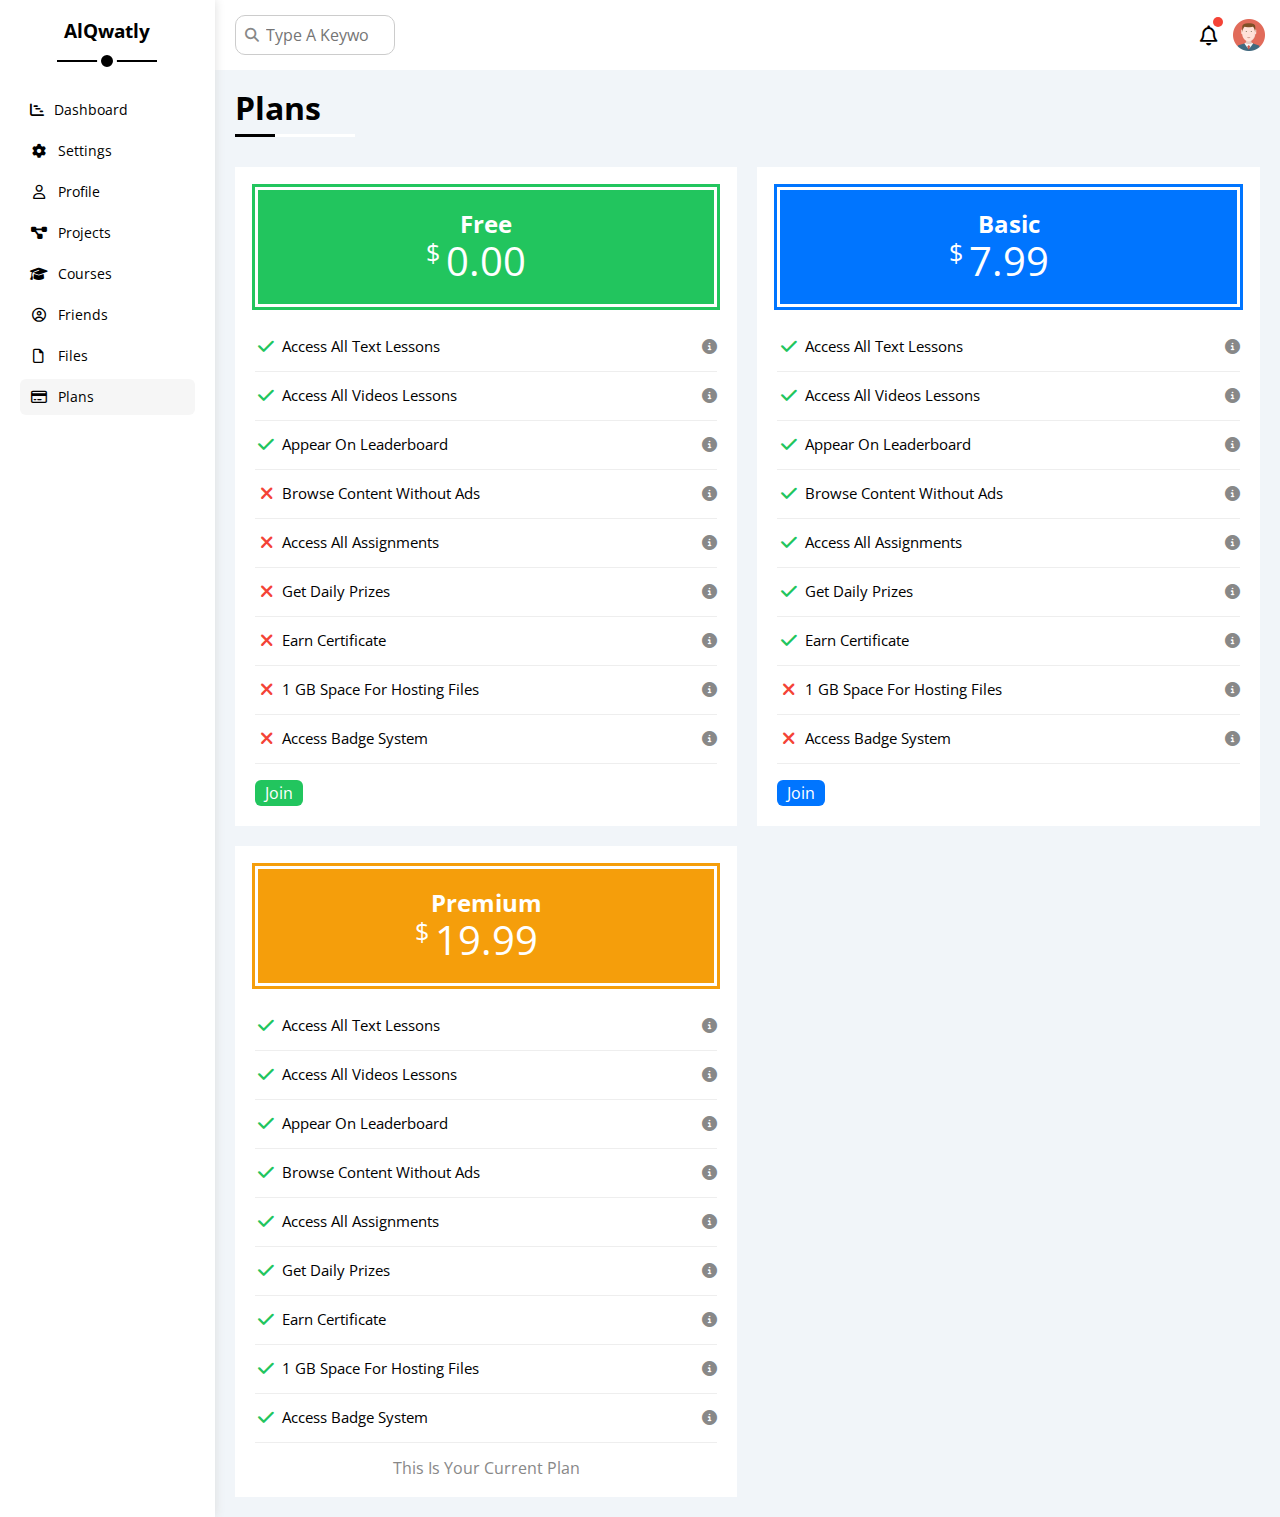
<file: Plans.html>
<html lang="en">
<head>
    <meta charset="UTF-8">
    <meta name="viewport" content="width=device-width, initial-scale=1.0">
    <title>Plans</title>
    <!-- Normalize File -->
     <link rel="stylesheet" href="css/normalize.css">
     <!-- Font Awesome File  -->
    <link rel="stylesheet" href="css/all.main.css">
    <!-- Framwork File  -->
    <link rel="stylesheet" href="css/framwork.css">
     <!-- Main File  -->
    <link rel="stylesheet" href="css/main.css">
    <!-- Google Font  -->
    <link rel="preconnect" href="https://fonts.googleapis.com">
    <link rel="preconnect" href="https://fonts.gstatic.com" crossorigin>
    <link href="https://fonts.googleapis.com/css2?family=Open+Sans:ital,wght@0,300..800;1,300..800&display=swap" rel="stylesheet">
     
</head>
<body>
    <div class="page d-flex">
        <div class="sidebar bg-white p-20 p-relative">
            <h3 class="p-relative txt-c mt-0">AlQwatly</h3>
            <ul>
                <li>
                    <a class="d-flex align-center fs-14 c-black rad-6 p-10" href="index.html">
                        <i class="fa-solid fa-chart-gantt"></i>
                        <span>Dashboard</span>
                    </a>
                    <a class=" d-flex align-center fs-14 c-black rad-6 p-10" href="settings.html">
                        <i class="fa-solid fa-gear fa-fw"></i>
                        <span>Settings</span>
                    </a>
                    <a class=" d-flex align-center fs-14 c-black rad-6 p-10" href="Profile.html">
                        <i class="fa-regular fa-user fa-fw"></i>
                        <span>Profile</span>
                    </a>
                    <a class=" d-flex align-center fs-14 c-black rad-6 p-10" href="Projects.html">
                        <i class="fa-solid fa-diagram-project fa-fw"></i>
                        <span>Projects</span>
                    </a>
                    <a class=" d-flex align-center fs-14 c-black rad-6 p-10" href="courses.html">
                        <i class="fa-solid fa-graduation-cap fa-fw"></i>
                        <span>Courses</span>
                    </a>
                    <a class=" d-flex align-center fs-14 c-black rad-6 p-10" href="Friends.html">
                        <i class="fa-regular fa-circle-user fa-fw"></i>
                        <span>Friends</span>
                    </a>
                    <a class=" d-flex align-center fs-14 c-black rad-6 p-10" href="Files.html">
                        <i class="fa-regular fa-file fa-fw"></i>
                        <span>Files</span>
                    </a>
                    <a class="active d-flex align-center fs-14 c-black rad-6 p-10" href="Plans.html">
                        <i class="fa-regular fa-credit-card fa-fw"></i>
                        <span>Plans</span>
                    </a>
                </li>
            </ul>
        </div>
        <div class="content w-full">
            <!-- Start Head  -->
             <div class="head bg-white p-15 between-flex">
                <div class="search p-relative">
                    <input class="p-10" type="search" placeholder="Type A Keyword" name="" id="">
                </div>
                <div class="icons d-flex align-center">
                    <span class="notification p-relative ">
                        <i class="fa-regular fa-bell fa-lg"></i>
                    </span> 
                    <img src="imgs/avatar.png" alt="">
                </div>
             </div>
            <!-- End Head  -->
            <h1 class="p-relative">Plans</h1>
            <div class="plans-page d-grid m-20 gap-20">
                <div class="plan bg-white green p-20">
                    <div class="top bg-green txt-c p-20">
                        <h2 class="m-0 c-white">Free</h2>
                        <div class="price c-white "><span>$</span>0.00</div>
                    </div>
                    <ul>
                        <li>
                            <i class="fa-solid fa-check fa-fw yes"></i>
                            <span>Access All Text Lessons</span>
                            <i class="fa-solid fa-circle-info help"></i>
                        </li>
                        <li>
                            <i class="fa-solid fa-check fa-fw yes"></i>
                            <span>Access All Videos Lessons</span>
                            <i class="fa-solid fa-circle-info help"></i>
                        </li>
                        <li>
                            <i class="fa-solid fa-check fa-fw yes"></i>
                            <span>Appear On Leaderboard</span>
                            <i class="fa-solid fa-circle-info help"></i>
                        </li>
                        <li>
                            <i class="fa-solid fa-xmark fa-fw"></i>
                            <span>Browse Content Without Ads</span>
                            <i class="fa-solid fa-circle-info help"></i>
                        </li>
                        <li>
                            <i class="fa-solid fa-xmark fa-fw"></i>
                            <span>Access All Assignments</span>
                            <i class="fa-solid fa-circle-info help"></i>
                        </li>
                        <li>
                            <i class="fa-solid fa-xmark fa-fw"></i>
                            <span>Get Daily Prizes</span>
                            <i class="fa-solid fa-circle-info help"></i>
                        </li>
                        <li>
                            <i class="fa-solid fa-xmark fa-fw"></i>
                            <span>Earn Certificate</span>
                            <i class="fa-solid fa-circle-info help"></i>
                        </li>
                        <li>
                            <i class="fa-solid fa-xmark fa-fw"></i>
                            <span>1 GB Space For Hosting Files</span>
                            <i class="fa-solid fa-circle-info help"></i>
                        </li>
                        <li>
                            <i class="fa-solid fa-xmark fa-fw"></i>
                            <span>Access Badge System</span>
                            <i class="fa-solid fa-circle-info help"></i>
                        </li>
                    </ul>
                    <a class="btn-shape bg-green c-white d-block w-fit" href="#">Join</a>
                </div>
                <div class="plan bg-white blue p-20">
                    <div class="top bg-blue txt-c p-20">
                        <h2 class="m-0 c-white">Basic</h2>
                        <div class="price c-white "><span>$</span>7.99</div>
                    </div>
                    <ul>
                        <li>
                            <i class="fa-solid fa-check fa-fw yes"></i>
                            <span>Access All Text Lessons</span>
                            <i class="fa-solid fa-circle-info help"></i>
                        </li>
                        <li>
                            <i class="fa-solid fa-check fa-fw yes"></i>
                            <span>Access All Videos Lessons</span>
                            <i class="fa-solid fa-circle-info help"></i>
                        </li>
                        <li>
                            <i class="fa-solid fa-check fa-fw yes"></i>
                            <span>Appear On Leaderboard</span>
                            <i class="fa-solid fa-circle-info help"></i>
                        </li>
                        <li>
                            <i class="fa-solid fa-check fa-fw yes"></i>
                            <span>Browse Content Without Ads</span>
                            <i class="fa-solid fa-circle-info help"></i>
                        </li>
                        <li>
                            <i class="fa-solid fa-check fa-fw yes"></i>
                            <span>Access All Assignments</span>
                            <i class="fa-solid fa-circle-info help"></i>
                        </li>
                        <li>
                            <i class="fa-solid fa-check fa-fw yes"></i>
                            <span>Get Daily Prizes</span>
                            <i class="fa-solid fa-circle-info help"></i>
                        </li>
                        <li>
                            <i class="fa-solid fa-check fa-fw yes"></i>
                            <span>Earn Certificate</span>
                            <i class="fa-solid fa-circle-info help"></i>
                        </li>
                        <li>
                            <i class="fa-solid fa-xmark fa-fw"></i>
                            <span>1 GB Space For Hosting Files</span>
                            <i class="fa-solid fa-circle-info help"></i>
                        </li>
                        <li>
                            <i class="fa-solid fa-xmark fa-fw"></i>
                            <span>Access Badge System</span>
                            <i class="fa-solid fa-circle-info help"></i>
                        </li>
                    </ul>
                    <a class="btn-shape bg-blue c-white d-block w-fit" href="#">Join</a>
                </div>
                <div class="plan bg-white orange p-20">
                    <div class="top bg-orange txt-c p-20">
                        <h2 class="m-0 c-white">Premium</h2>
                        <div class="price c-white "><span>$</span>19.99</div>
                    </div>
                    <ul>
                        <li>
                            <i class="fa-solid fa-check fa-fw yes"></i>
                            <span>Access All Text Lessons</span>
                            <i class="fa-solid fa-circle-info help"></i>
                        </li>
                        <li>
                            <i class="fa-solid fa-check fa-fw yes"></i>
                            <span>Access All Videos Lessons</span>
                            <i class="fa-solid fa-circle-info help"></i>
                        </li>
                        <li>
                            <i class="fa-solid fa-check fa-fw yes"></i>
                            <span>Appear On Leaderboard</span>
                            <i class="fa-solid fa-circle-info help"></i>
                        </li>
                        <li>
                            <i class="fa-solid fa-check fa-fw yes"></i>
                            <span>Browse Content Without Ads</span>
                            <i class="fa-solid fa-circle-info help"></i>
                        </li>
                        <li>
                            <i class="fa-solid fa-check fa-fw yes"></i>
                            <span>Access All Assignments</span>
                            <i class="fa-solid fa-circle-info help"></i>
                        </li>
                        <li>
                            <i class="fa-solid fa-check fa-fw yes"></i>
                            <span>Get Daily Prizes</span>
                            <i class="fa-solid fa-circle-info help"></i>
                        </li>
                        <li>
                            <i class="fa-solid fa-check fa-fw yes"></i>
                            <span>Earn Certificate</span>
                            <i class="fa-solid fa-circle-info help"></i>
                        </li>
                        <li>
                            <i class="fa-solid fa-check fa-fw yes"></i>
                            <span>1 GB Space For Hosting Files</span>
                            <i class="fa-solid fa-circle-info help"></i>
                        </li>
                        <li>
                            <i class="fa-solid fa-check fa-fw yes"></i>
                            <span>Access Badge System</span>
                            <i class="fa-solid fa-circle-info help"></i>
                        </li>
                    </ul>
                    <p class="c-gray m-0 txt-c">This Is Your Current Plan</p>
                </div>
            </div>
          
            
        </div>
    </div>
</body>
</html>
</file>
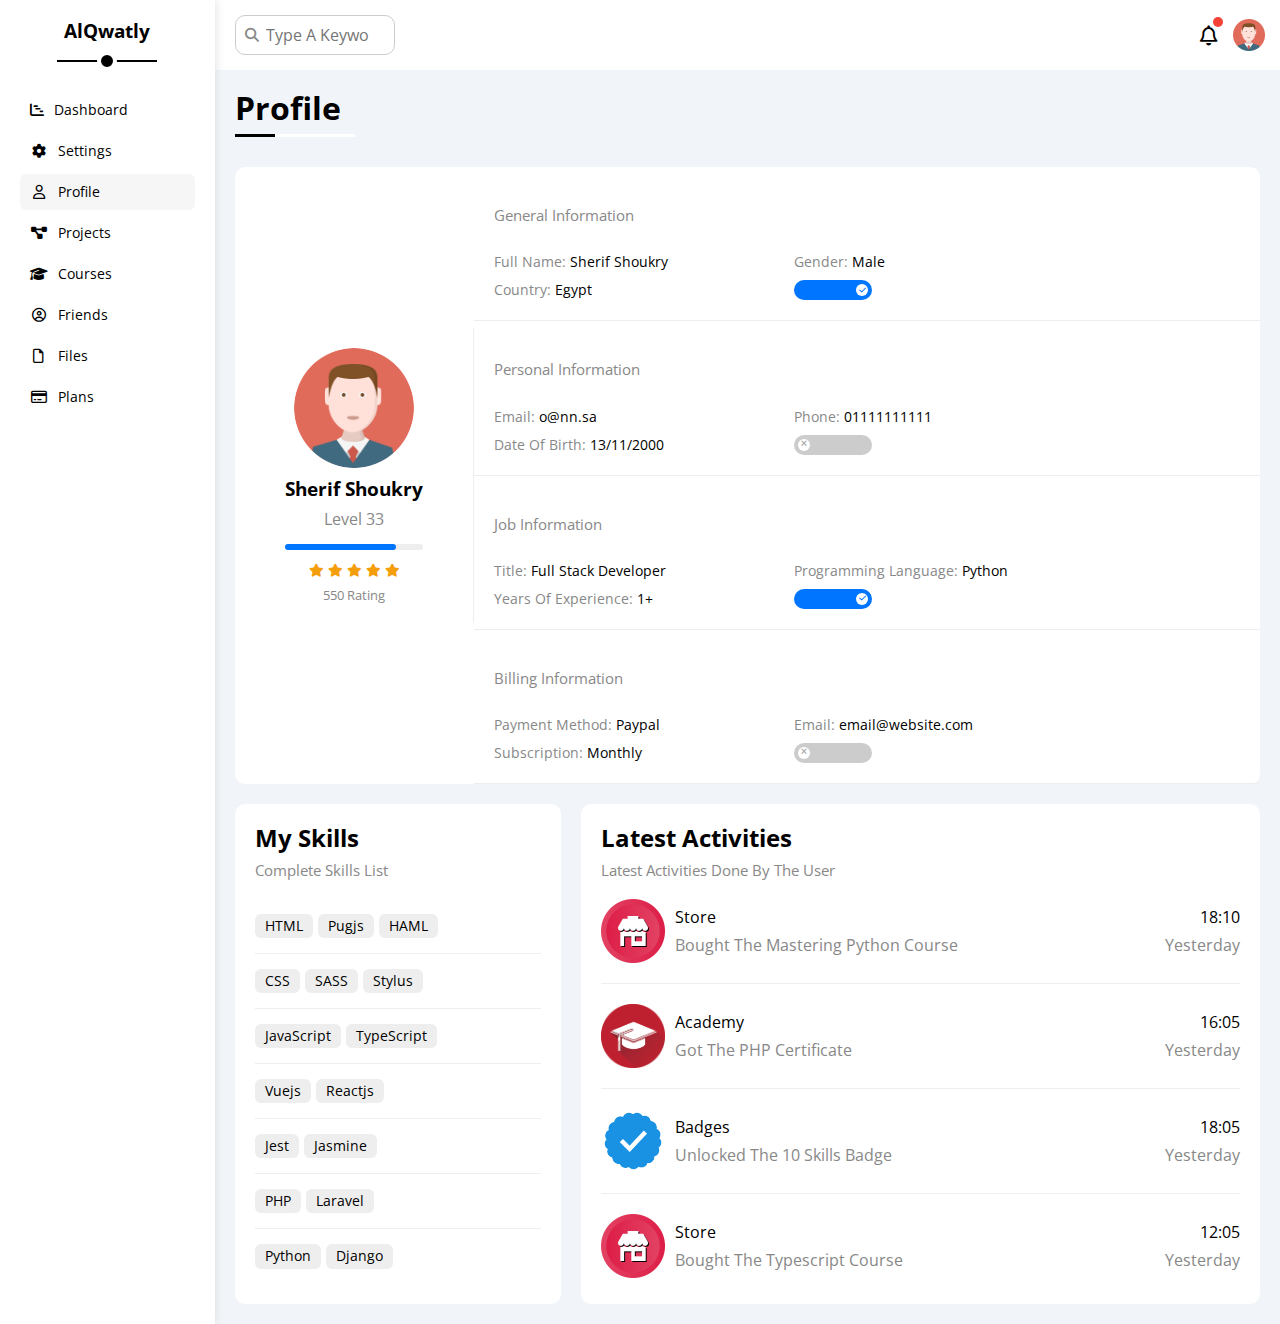
<file: Profile.html>
<html lang="en">
<head>
    <meta charset="UTF-8">
    <meta name="viewport" content="width=device-width, initial-scale=1.0">
    <title>Profile</title>
    <!-- Normalize File -->
     <link rel="stylesheet" href="css/normalize.css">
     <!-- Font Awesome File  -->
    <link rel="stylesheet" href="css/all.main.css">
    <!-- Framwork File  -->
    <link rel="stylesheet" href="css/framwork.css">
     <!-- Main File  -->
    <link rel="stylesheet" href="css/main.css">
    <!-- Google Font  -->
    <link rel="preconnect" href="https://fonts.googleapis.com">
    <link rel="preconnect" href="https://fonts.gstatic.com" crossorigin>
    <link href="https://fonts.googleapis.com/css2?family=Open+Sans:ital,wght@0,300..800;1,300..800&display=swap" rel="stylesheet">
     
</head>
<body>
    <div class="page d-flex">
        <div class="sidebar bg-white p-20 p-relative">
            <h3 class="p-relative txt-c mt-0">AlQwatly</h3>
            <ul>
                <li>
                    <a class="d-flex align-center fs-14 c-black rad-6 p-10" href="index.html">
                        <i class="fa-solid fa-chart-gantt"></i>
                        <span>Dashboard</span>
                    </a>
                    <a class=" d-flex align-center fs-14 c-black rad-6 p-10" href="settings.html">
                        <i class="fa-solid fa-gear fa-fw"></i>
                        <span>Settings</span>
                    </a>
                    <a class="active d-flex align-center fs-14 c-black rad-6 p-10" href="Profile.html">
                        <i class="fa-regular fa-user fa-fw"></i>
                        <span>Profile</span>
                    </a>
                    <a class=" d-flex align-center fs-14 c-black rad-6 p-10" href="projects.html">
                        <i class="fa-solid fa-diagram-project fa-fw"></i>
                        <span>Projects</span>
                    </a>
                    <a class=" d-flex align-center fs-14 c-black rad-6 p-10" href="courses.html">
                        <i class="fa-solid fa-graduation-cap fa-fw"></i>
                        <span>Courses</span>
                    </a>
                    <a class=" d-flex align-center fs-14 c-black rad-6 p-10" href="friends.html">
                        <i class="fa-regular fa-circle-user fa-fw"></i>
                        <span>Friends</span>
                    </a>
                    <a class=" d-flex align-center fs-14 c-black rad-6 p-10" href="files.html">
                        <i class="fa-regular fa-file fa-fw"></i>
                        <span>Files</span>
                    </a>
                    <a class=" d-flex align-center fs-14 c-black rad-6 p-10" href="plans.html">
                        <i class="fa-regular fa-credit-card fa-fw"></i>
                        <span>Plans</span>
                    </a>
                </li>
            </ul>
        </div>
        <div class="content w-full">
            <!-- Start Head  -->
             <div class="head bg-white p-15 between-flex">
                <div class="search p-relative">
                    <input class="p-10" type="search" placeholder="Type A Keyword" name="" id="">
                </div>
                <div class="icons d-flex align-center">
                    <span class="notification p-relative ">
                        <i class="fa-regular fa-bell fa-lg"></i>
                    </span> 
                    <img src="imgs/avatar.png" alt="">
                </div>
             </div>
            <!-- End Head  -->
            <h1 class="p-relative">Profile</h1>
            <div class="profile-page m-20">
                <div class="over-view bg-white rad-10 d-flex align-center">
                    <div class="avatar-box txt-c p-20">
                        <img class="mb-10 rad-half " src="imgs/avatar.png" alt="">
                        <h3 class="m-0">Sherif Shoukry</h3>
                        <p class="c-gray mt-10">Level 33</p>
                        <div class="level rad-6 bg-eee p-relative">
                            <span style="width: 80%;"></span>
                        </div>
                        <div class="rating mt-10 mb-10">
                            <i class="fa-solid fa-star c-orange fs-13"></i>
                            <i class="fa-solid fa-star c-orange fs-13"></i>
                            <i class="fa-solid fa-star c-orange fs-13"></i>
                            <i class="fa-solid fa-star c-orange fs-13"></i>
                            <i class="fa-solid fa-star c-orange fs-13"></i>
                        </div>
                        <p class="c-gray m-0 fs-13">550 Rating</p>
                    </div>
                    <div class="info-box w-full txt-c-mobile">
                        <!-- Start information row  -->
                        <div class="box p-20 d-flex align-center">
                            <h4 class="c-gray fs-15 w-full">General Information</h4>
                            <div class="fs-14">
                                <span class="c-gray">Full Name:</span>
                                <span> Sherif Shoukry</span>
                            </div>
                            <div class="fs-14">
                                <span class="c-gray">Gender:</span>
                                <span> Male</span>
                            </div>
                            <div class="fs-14">
                                <span class="c-gray">Country:</span>
                                <span> Egypt</span>
                            </div>
                            <div class="fs-14">
                                <label>
                                    <input class="toggle-checkbox" type="checkbox" checked>
                                    <div class="toggle-switch"></div>
                                </label>
                            </div>
                        </div>
                        <!-- Start information row  -->
                        <div class="box p-20 d-flex align-center">
                            <h4 class="c-gray fs-15 w-full">Personal Information</h4>
                            <div class="fs-14">
                                <span class="c-gray">Email:</span>
                                <span> o@nn.sa</span>
                            </div>
                            <div class="fs-14">
                                <span class="c-gray">Phone:</span>
                                <span> 01111111111</span>
                            </div>
                            <div class="fs-14">
                                <span class="c-gray">Date Of Birth:</span>
                                <span> 13/11/2000</span>
                            </div>
                            <div class="fs-14">
                                <label>
                                    <input class="toggle-checkbox" type="checkbox">
                                    <div class="toggle-switch"></div>
                                </label>
                            </div>
                        </div>
                        <!-- Start information row  -->
                        <div class="box p-20 d-flex align-center">
                            <h4 class="c-gray fs-15 w-full">Job Information</h4>
                            <div class="fs-14">
                                <span class="c-gray">Title:</span>
                                <span> Full Stack Developer</span>
                            </div>
                            <div class="fs-14">
                                <span class="c-gray">Programming Language:</span>
                                <span> Python</span>
                            </div>
                            <div class="fs-14">
                                <span class="c-gray">Years Of Experience: </span>
                                <span> 1+</span>
                            </div>
                            <div class="fs-14">
                                <label>
                                    <input class="toggle-checkbox" type="checkbox" checked>
                                    <div class="toggle-switch"></div>
                                </label>
                            </div>
                        </div>
                        <!-- Start information row  -->
                        <div class="box p-20 d-flex align-center">
                            <h4 class="c-gray fs-15 w-full">Billing Information</h4>
                            <div class="fs-14">
                                <span class="c-gray">Payment Method:</span>
                                <span> Paypal</span>
                            </div>
                            <div class="fs-14">
                                <span class="c-gray">Email:</span>
                                <span> email@website.com</span>
                            </div>
                            <div class="fs-14">
                                <span class="c-gray">Subscription:</span>
                                <span> Monthly</span>
                            </div>
                            <div class="fs-14">
                                <label>
                                    <input class="toggle-checkbox" type="checkbox">
                                    <div class="toggle-switch"></div>
                                </label>
                            </div>
                        </div>
                        <!-- End all information row  -->
                    </div>
                </div>
                <!-- Start Other Data  -->
                <div class="other-data d-flex gap-20">
                    <div class="skills-card p-20 bg-white rad-10 mt-20">
                        <h2 class="mt-0 mb-10">My Skills</h2>
                        <p class="mt-0 mb-20 fs-15 c-gray">Complete Skills List</p>
                        <ul class="m-0 txt-c-mobile">
                            <li><span>HTML</span><span>Pugjs</span><span>HAML</span></li>
                            <li><span>CSS</span><span>SASS</span><span>Stylus</span></li>
                            <li><span>JavaScript</span><span>TypeScript</span></li>
                            <li><span>Vuejs</span><span>Reactjs</span></li>
                            <li><span>Jest</span><span>Jasmine</span></li>
                            <li><span>PHP</span><span>Laravel</span></li>
                            <li><span>Python</span><span>Django</span></li>

                        </ul>
                    </div>
                    <div class="activities bg-white p-20 rad-10 mt-20">
                        <h2 class="mt-0 mb-10">Latest Activities</h2>
                        <p class="mt-0 mb-20 fs-15 c-gray">Latest Activities Done By The User</p>
                        <div class="activity d-flex align-center txt-c-mobile">
                            <img src="imgs/activity-01.png" alt="">
                            <div class="info">
                                <span class="d-block mb-10">Store</span>
                                <span class="c-gray">Bought The Mastering Python Course</span>
                            </div>
                            <div class="date">
                                <span class="d-block mb-10">18:10</span>
                                <span class="c-gray">Yesterday</span>
                            </div>
                        </div>
                        <div class="activity d-flex align-center txt-c-mobile">
                            <img src="imgs/activity-02.png" alt="">
                            <div class="info">
                                <span class="d-block mb-10">Academy</span>
                                <span class="c-gray">Got The PHP Certificate</span>
                            </div>
                            <div class="date">
                                <span class="d-block mb-10">16:05</span>
                                <span class="c-gray">Yesterday</span>
                            </div>
                        </div>
                        <div class="activity d-flex align-center txt-c-mobile">
                            <img src="imgs/activity-03.png" alt="">
                            <div class="info">
                                <span class="d-block mb-10">Badges</span>
                                <span class="c-gray">Unlocked The 10 Skills Badge</span>
                            </div>
                            <div class="date">
                                <span class="d-block mb-10">18:05</span>
                                <span class="c-gray">Yesterday</span>
                            </div>
                        </div>
                        <div class="activity d-flex align-center txt-c-mobile">
                            <img src="imgs/activity-01.png" alt="">
                            <div class="info">
                                <span class="d-block mb-10">Store</span>
                                <span class="c-gray">Bought The Typescript Course</span>
                            </div>
                            <div class="date">
                                <span class="d-block mb-10">12:05</span>
                                <span class="c-gray">Yesterday</span>
                            </div>
                        </div>
                    </div>
                 </div>
                <!-- End Other Data  -->
            </div>
        </div>
    </div>
</body>
</html>
</file>
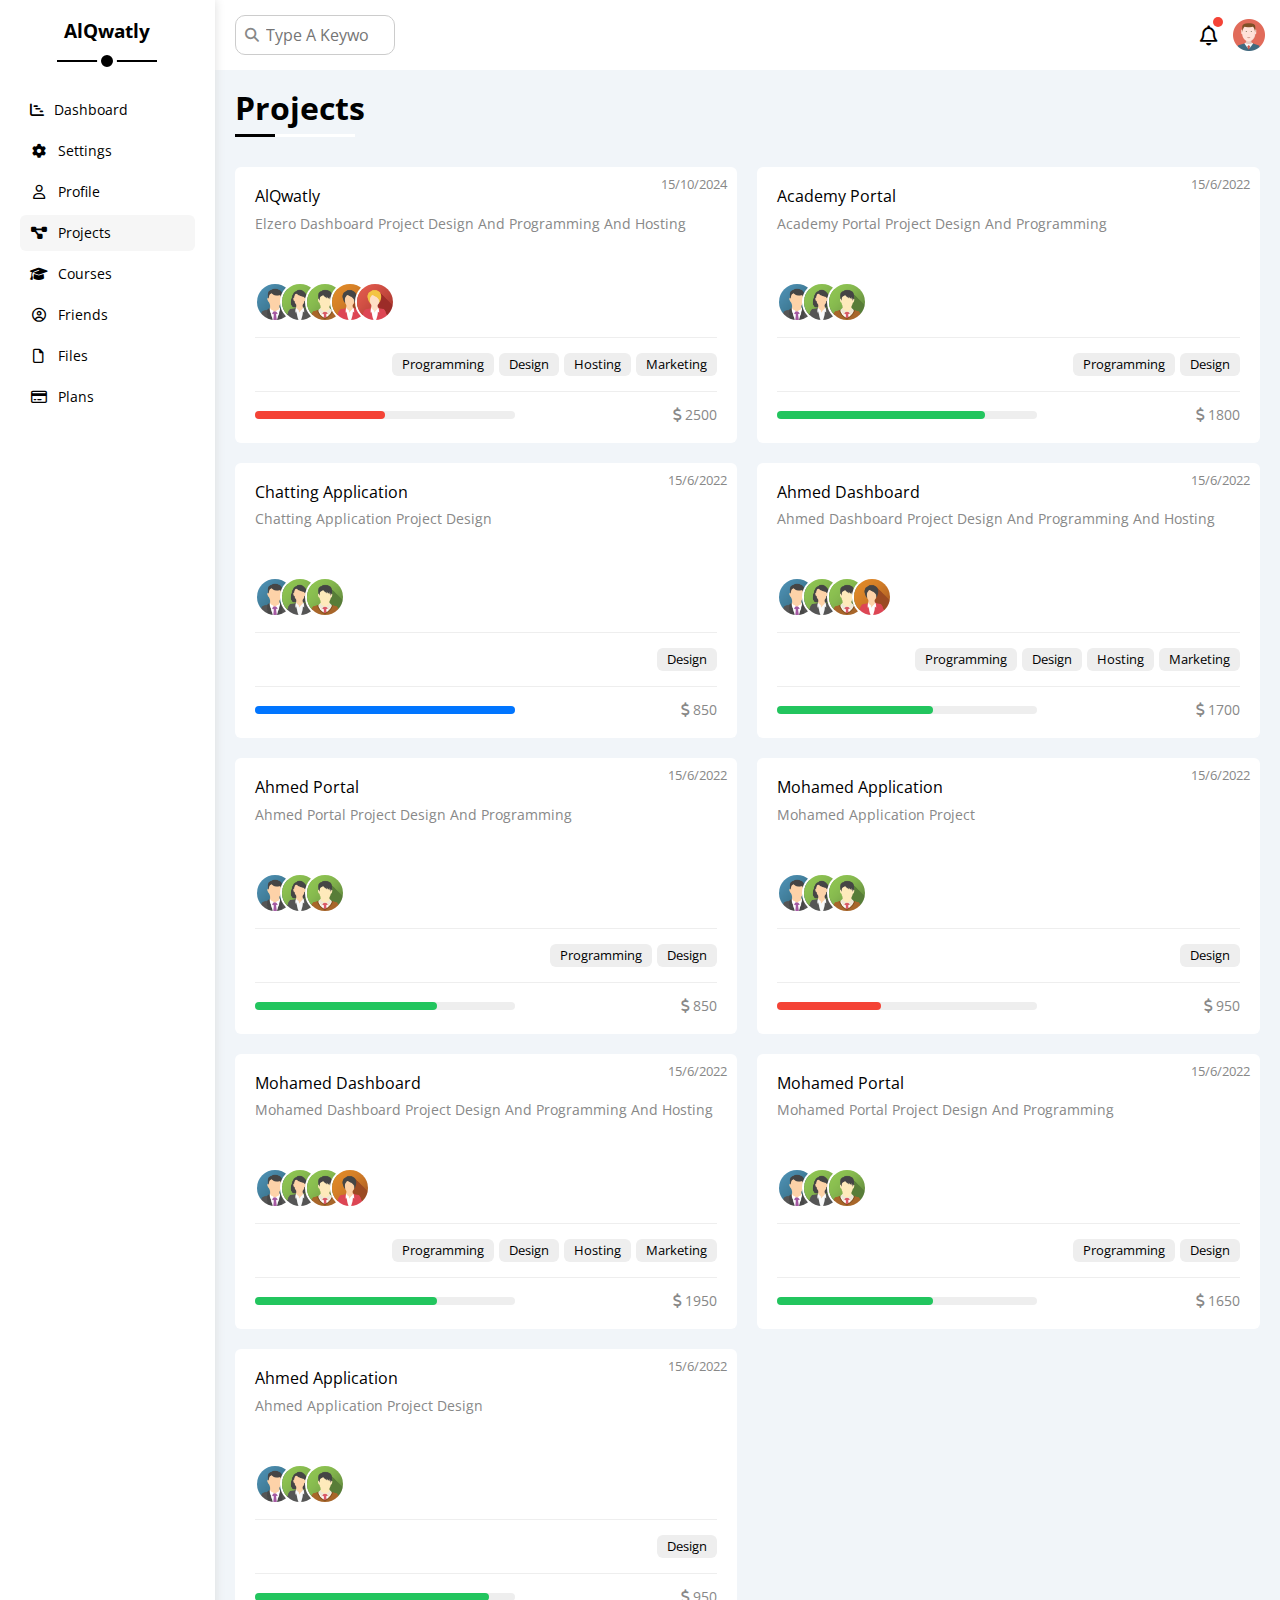
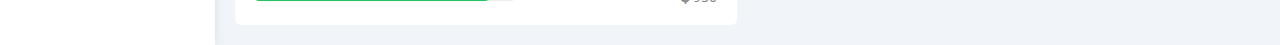
<file: projects.html>
<html lang="en">
<head>
    <meta charset="UTF-8">
    <meta name="viewport" content="width=device-width, initial-scale=1.0">
    <title>Projects</title>
    <!-- Normalize File -->
     <link rel="stylesheet" href="css/normalize.css">
     <!-- Font Awesome File  -->
    <link rel="stylesheet" href="css/all.main.css">
    <!-- Framwork File  -->
    <link rel="stylesheet" href="css/framwork.css">
     <!-- Main File  -->
    <link rel="stylesheet" href="css/main.css">
    <!-- Google Font  -->
    <link rel="preconnect" href="https://fonts.googleapis.com">
    <link rel="preconnect" href="https://fonts.gstatic.com" crossorigin>
    <link href="https://fonts.googleapis.com/css2?family=Open+Sans:ital,wght@0,300..800;1,300..800&display=swap" rel="stylesheet">
     
</head>
<body>
    <div class="page d-flex">
        <div class="sidebar bg-white p-20 p-relative">
            <h3 class="p-relative txt-c mt-0">AlQwatly</h3>
            <ul>
                <li>
                    <a class="d-flex align-center fs-14 c-black rad-6 p-10" href="index.html">
                        <i class="fa-solid fa-chart-gantt"></i>
                        <span>Dashboard</span>
                    </a>
                    <a class=" d-flex align-center fs-14 c-black rad-6 p-10" href="settings.html">
                        <i class="fa-solid fa-gear fa-fw"></i>
                        <span>Settings</span>
                    </a>
                    <a class=" d-flex align-center fs-14 c-black rad-6 p-10" href="Profile.html">
                        <i class="fa-regular fa-user fa-fw"></i>
                        <span>Profile</span>
                    </a>
                    <a class="active d-flex align-center fs-14 c-black rad-6 p-10" href="Projects.html">
                        <i class="fa-solid fa-diagram-project fa-fw"></i>
                        <span>Projects</span>
                    </a>
                    <a class=" d-flex align-center fs-14 c-black rad-6 p-10" href="courses.html">
                        <i class="fa-solid fa-graduation-cap fa-fw"></i>
                        <span>Courses</span>
                    </a>
                    <a class=" d-flex align-center fs-14 c-black rad-6 p-10" href="friends.html">
                        <i class="fa-regular fa-circle-user fa-fw"></i>
                        <span>Friends</span>
                    </a>
                    <a class=" d-flex align-center fs-14 c-black rad-6 p-10" href="files.html">
                        <i class="fa-regular fa-file fa-fw"></i>
                        <span>Files</span>
                    </a>
                    <a class=" d-flex align-center fs-14 c-black rad-6 p-10" href="plans.html">
                        <i class="fa-regular fa-credit-card fa-fw"></i>
                        <span>Plans</span>
                    </a>
                </li>
            </ul>
        </div>
        <div class="content w-full">
            <!-- Start Head  -->
             <div class="head bg-white p-15 between-flex">
                <div class="search p-relative">
                    <input class="p-10" type="search" placeholder="Type A Keyword" name="" id="">
                </div>
                <div class="icons d-flex align-center">
                    <span class="notification p-relative ">
                        <i class="fa-regular fa-bell fa-lg"></i>
                    </span> 
                    <img src="imgs/avatar.png" alt="">
                </div>
             </div>
            <!-- End Head  -->
            <h1 class="p-relative">Projects</h1>
            <div class="projects-page d-grid m-20 gap-20">
                <div class="project bg-white p-20 rad-6 p-relative">
                    <span class="date fs-13 c-gray">15/10/2024</span>
                    <h4 class="m-0 mb-10">AlQwatly</h4>
                    <p class="mt-0 c-gray mb-10 fs-14">Elzero Dashboard Project Design And Programming And Hosting</p>
                    <div class="team">
                        <a href="#"><img src="imgs/team-01.png" alt=""></a>
                        <a href="#"><img src="imgs/team-02.png" alt=""></a>
                        <a href="#"><img src="imgs/team-03.png" alt=""></a>
                        <a href="#"><img src="imgs/team-04.png" alt=""></a>
                        <a href="#"><img src="imgs/team-05.png" alt=""></a>
                    </div>
                    <div class="do d-flex">
                        <span class="fs-13 rad-6 bg-eee btn-shape">Programming</span>
                        <span class="fs-13 rad-6 bg-eee btn-shape">Design</span>
                        <span class="fs-13 rad-6 bg-eee btn-shape">Hosting</span>
                        <span class="fs-13 rad-6 bg-eee btn-shape">Marketing</span>
                    </div>
                    <div class="info between-flex">
                        <div class="prog bg-eee ">
                            <span class="bg-red" style="width: 50%"></span>
                        </div>
                        <div class="fs-14 c-gray">
                            <i class="fa-solid fa-dollar-sign"></i>
                            2500</div>
                    </div>
                </div>
                <div class="project bg-white p-20 rad-6 p-relative">
                    <span class="date fs-13 c-gray">15/6/2022</span>
                    <h4 class="m-0 mb-10">Academy Portal</h4>
                    <p class="mt-0 c-gray mb-10 fs-14">Academy Portal Project Design And Programming</p>
                    <div class="team">
                        <a href="#"><img src="imgs/team-01.png" alt=""></a>
                        <a href="#"><img src="imgs/team-02.png" alt=""></a>
                        <a href="#"><img src="imgs/team-03.png" alt=""></a>
                    </div>
                    <div class="do d-flex">
                        <span class="fs-13 rad-6 bg-eee btn-shape">Programming</span>
                        <span class="fs-13 rad-6 bg-eee btn-shape">Design</span>
                    </div>
                    <div class="info between-flex">
                        <div class="prog bg-eee ">
                            <span class="bg-green" style="width: 80%"></span>
                        </div>
                        <div class="fs-14 c-gray">
                            <i class="fa-solid fa-dollar-sign"></i>
                            1800</div>
                    </div>
                </div>
                <div class="project bg-white p-20 rad-6 p-relative">
                    <span class="date fs-13 c-gray">15/6/2022</span>
                    <h4 class="m-0 mb-10">Chatting Application</h4>
                    <p class="mt-0 c-gray mb-10 fs-14">Chatting Application Project Design</p>
                    <div class="team">
                        <a href="#"><img src="imgs/team-01.png" alt=""></a>
                        <a href="#"><img src="imgs/team-02.png" alt=""></a>
                        <a href="#"><img src="imgs/team-03.png" alt=""></a>
                    </div>
                    <div class="do d-flex">
                        <span class="fs-13 rad-6 bg-eee btn-shape">Design</span>
                    </div>
                    <div class="info between-flex">
                        <div class="prog bg-eee ">
                            <span class="bg-blue" style="width: 100%"></span>
                        </div>
                        <div class="fs-14 c-gray">
                            <i class="fa-solid fa-dollar-sign"></i>
                            850</div>
                    </div>
                </div>
                <div class="project bg-white p-20 rad-6 p-relative">
                    <span class="date fs-13 c-gray">15/6/2022</span>
                    <h4 class="m-0 mb-10">Ahmed Dashboard</h4>
                    <p class="mt-0 c-gray mb-10 fs-14">Ahmed Dashboard Project Design And Programming And Hosting</p>
                    <div class="team">
                        <a href="#"><img src="imgs/team-01.png" alt=""></a>
                        <a href="#"><img src="imgs/team-02.png" alt=""></a>
                        <a href="#"><img src="imgs/team-03.png" alt=""></a>
                        <a href="#"><img src="imgs/team-04.png" alt=""></a>
                    </div>
                    <div class="do d-flex">
                        <span class="fs-13 rad-6 bg-eee btn-shape">Programming</span>
                        <span class="fs-13 rad-6 bg-eee btn-shape">Design</span>
                        <span class="fs-13 rad-6 bg-eee btn-shape">Hosting</span>
                        <span class="fs-13 rad-6 bg-eee btn-shape">Marketing</span>
                    </div>
                    <div class="info between-flex">
                        <div class="prog bg-eee ">
                            <span class="bg-green" style="width: 60%"></span>
                        </div>
                        <div class="fs-14 c-gray">
                            <i class="fa-solid fa-dollar-sign"></i>
                            1700</div>
                    </div>
                </div>
                <div class="project bg-white p-20 rad-6 p-relative">
                    <span class="date fs-13 c-gray">15/6/2022</span>
                    <h4 class="m-0 mb-10">Ahmed Portal</h4>
                    <p class="mt-0 c-gray mb-10 fs-14">Ahmed Portal Project Design And Programming</p>
                    <div class="team">
                        <a href="#"><img src="imgs/team-01.png" alt=""></a>
                        <a href="#"><img src="imgs/team-02.png" alt=""></a>
                        <a href="#"><img src="imgs/team-03.png" alt=""></a>
                    </div>
                    <div class="do d-flex">
                        <span class="fs-13 rad-6 bg-eee btn-shape">Programming</span>
                        <span class="fs-13 rad-6 bg-eee btn-shape">Design</span>
                    </div>
                    <div class="info between-flex">
                        <div class="prog bg-eee ">
                            <span class="bg-green" style="width: 70%"></span>
                        </div>
                        <div class="fs-14 c-gray">
                            <i class="fa-solid fa-dollar-sign"></i>
                            850</div>
                    </div>
                </div>
                <div class="project bg-white p-20 rad-6 p-relative">
                    <span class="date fs-13 c-gray">15/6/2022</span>
                    <h4 class="m-0 mb-10">Mohamed Application</h4>
                    <p class="mt-0 c-gray mb-10 fs-14">Mohamed Application Project</p>
                    <div class="team">
                        <a href="#"><img src="imgs/team-01.png" alt=""></a>
                        <a href="#"><img src="imgs/team-02.png" alt=""></a>
                        <a href="#"><img src="imgs/team-03.png" alt=""></a>
                    </div>
                    <div class="do d-flex">
                        <span class="fs-13 rad-6 bg-eee btn-shape">Design</span>
                    </div>
                    <div class="info between-flex">
                        <div class="prog bg-eee ">
                            <span class="bg-red" style="width: 40%"></span>
                        </div>
                        <div class="fs-14 c-gray">
                            <i class="fa-solid fa-dollar-sign"></i>
                            950</div>
                    </div>
                </div>
                <div class="project bg-white p-20 rad-6 p-relative">
                    <span class="date fs-13 c-gray">15/6/2022</span>
                    <h4 class="m-0 mb-10">Mohamed Dashboard</h4>
                    <p class="mt-0 c-gray mb-10 fs-14">Mohamed Dashboard Project Design And Programming And Hosting</p>
                    <div class="team">
                        <a href="#"><img src="imgs/team-01.png" alt=""></a>
                        <a href="#"><img src="imgs/team-02.png" alt=""></a>
                        <a href="#"><img src="imgs/team-03.png" alt=""></a>
                        <a href="#"><img src="imgs/team-04.png" alt=""></a>
                    </div>
                    <div class="do d-flex">
                        <span class="fs-13 rad-6 bg-eee btn-shape">Programming</span>
                        <span class="fs-13 rad-6 bg-eee btn-shape">Design</span>
                        <span class="fs-13 rad-6 bg-eee btn-shape">Hosting</span>
                        <span class="fs-13 rad-6 bg-eee btn-shape">Marketing</span>
                    </div>
                    <div class="info between-flex">
                        <div class="prog bg-eee ">
                            <span class="bg-green" style="width: 70%"></span>
                        </div>
                        <div class="fs-14 c-gray">
                            <i class="fa-solid fa-dollar-sign"></i>
                            1950</div>
                    </div>
                </div>
                <div class="project bg-white p-20 rad-6 p-relative">
                    <span class="date fs-13 c-gray">15/6/2022</span>
                    <h4 class="m-0 mb-10">Mohamed Portal</h4>
                    <p class="mt-0 c-gray mb-10 fs-14">Mohamed Portal Project Design And Programming</p>
                    <div class="team">
                        <a href="#"><img src="imgs/team-01.png" alt=""></a>
                        <a href="#"><img src="imgs/team-02.png" alt=""></a>
                        <a href="#"><img src="imgs/team-03.png" alt=""></a>
                    </div>
                    <div class="do d-flex">
                        <span class="fs-13 rad-6 bg-eee btn-shape">Programming</span>
                        <span class="fs-13 rad-6 bg-eee btn-shape">Design</span>
                    </div>
                    <div class="info between-flex">
                        <div class="prog bg-eee ">
                            <span class="bg-green" style="width: 60%"></span>
                        </div>
                        <div class="fs-14 c-gray">
                            <i class="fa-solid fa-dollar-sign"></i>
                            1650</div>
                    </div>
                </div>
                <div class="project bg-white p-20 rad-6 p-relative">
                    <span class="date fs-13 c-gray">15/6/2022</span>
                    <h4 class="m-0 mb-10">Ahmed Application</h4>
                    <p class="mt-0 c-gray mb-10 fs-14">Ahmed Application Project Design</p>
                    <div class="team">
                        <a href="#"><img src="imgs/team-01.png" alt=""></a>
                        <a href="#"><img src="imgs/team-02.png" alt=""></a>
                        <a href="#"><img src="imgs/team-03.png" alt=""></a>
                    </div>
                    <div class="do d-flex">
                        <span class="fs-13 rad-6 bg-eee btn-shape">Design</span>
                    </div>
                    <div class="info between-flex">
                        <div class="prog bg-eee ">
                            <span class="bg-green" style="width: 90%"></span>
                        </div>
                        <div class="fs-14 c-gray">
                            <i class="fa-solid fa-dollar-sign"></i>
                            950</div>
                    </div>
                </div>
                

            </div>
            
        </div>
    </div>
</body>
</html>
</file>
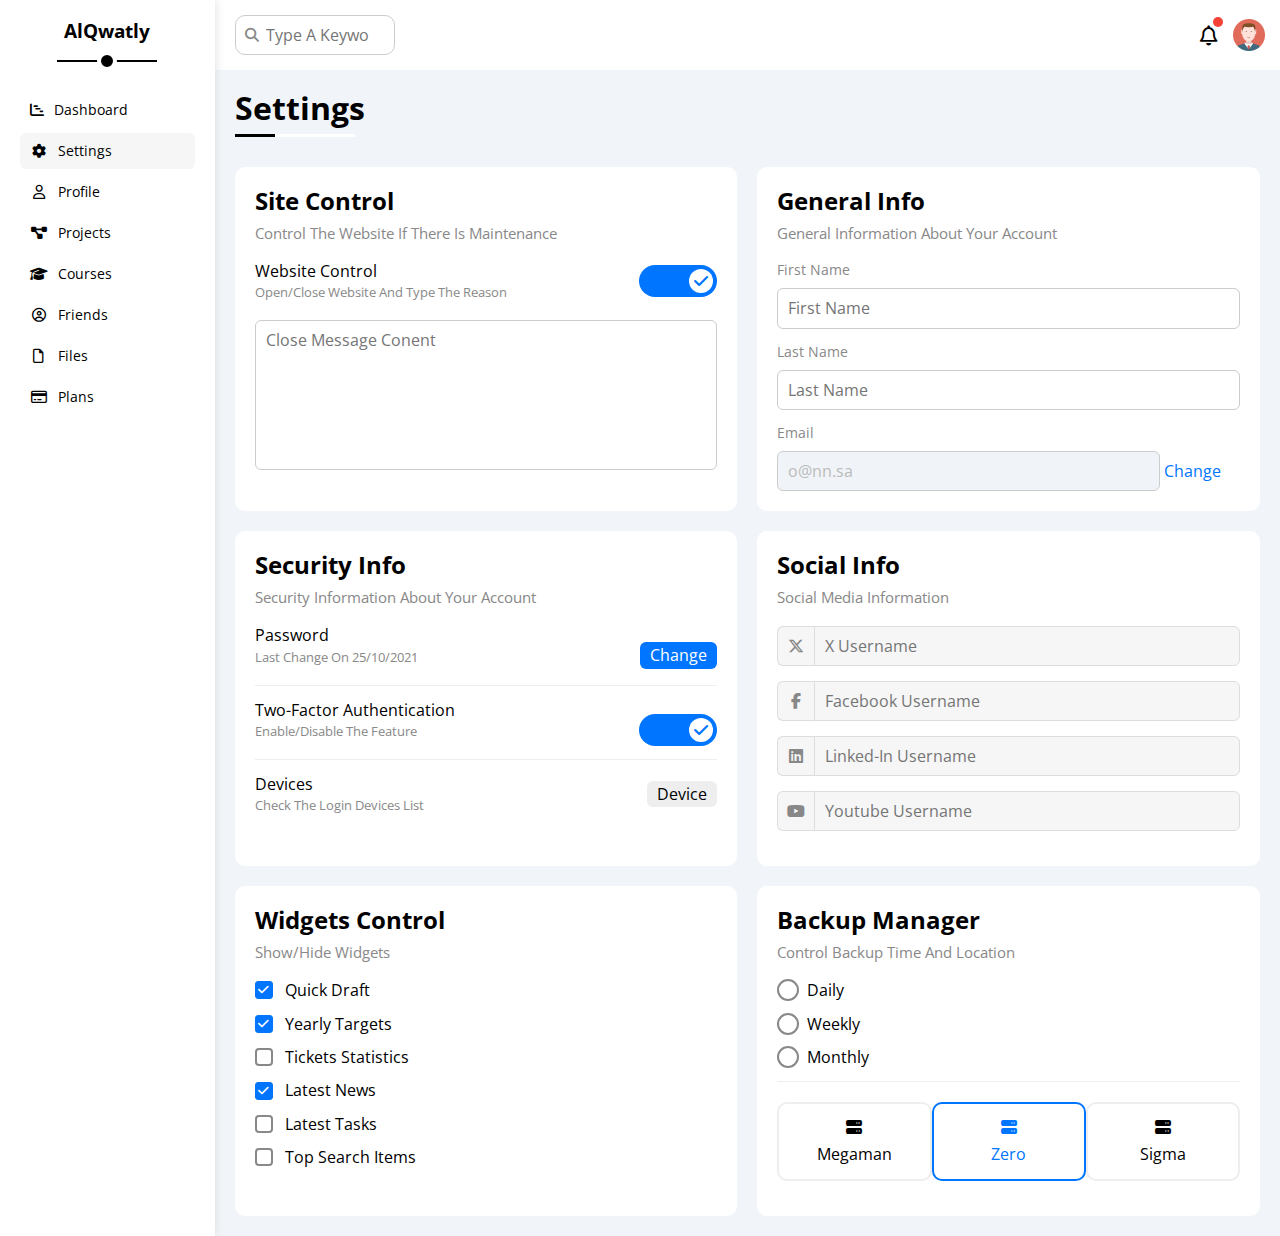
<file: settings.html>
<html lang="en">
<head>
    <meta charset="UTF-8">
    <meta name="viewport" content="width=device-width, initial-scale=1.0">
    <title>Settings</title>
    <!-- Normalize File -->
     <link rel="stylesheet" href="css/normalize.css">
     <!-- Font Awesome File  -->
    <link rel="stylesheet" href="css/all.main.css">
    <!-- Framwork File  -->
    <link rel="stylesheet" href="css/framwork.css">
     <!-- Main File  -->
    <link rel="stylesheet" href="css/main.css">
    <!-- Google Font  -->
    <link rel="preconnect" href="https://fonts.googleapis.com">
    <link rel="preconnect" href="https://fonts.gstatic.com" crossorigin>
    <link href="https://fonts.googleapis.com/css2?family=Open+Sans:ital,wght@0,300..800;1,300..800&display=swap" rel="stylesheet">
     
</head>
<body>
    <div class="page d-flex">
        <div class="sidebar bg-white p-20 p-relative">
            <h3 class="p-relative txt-c mt-0">AlQwatly</h3>
            <ul>
                <li>
                    <a class="d-flex align-center fs-14 c-black rad-6 p-10" href="index.html">
                        <i class="fa-solid fa-chart-gantt"></i>
                        <span>Dashboard</span>
                    </a>
                    <a class="active d-flex align-center fs-14 c-black rad-6 p-10" href="settings.html">
                        <i class="fa-solid fa-gear fa-fw"></i>
                        <span>Settings</span>
                    </a>
                    <a class=" d-flex align-center fs-14 c-black rad-6 p-10" href="profile.html">
                        <i class="fa-regular fa-user fa-fw"></i>
                        <span>Profile</span>
                    </a>
                    <a class=" d-flex align-center fs-14 c-black rad-6 p-10" href="projects.html">
                        <i class="fa-solid fa-diagram-project fa-fw"></i>
                        <span>Projects</span>
                    </a>
                    <a class=" d-flex align-center fs-14 c-black rad-6 p-10" href="courses.html">
                        <i class="fa-solid fa-graduation-cap fa-fw"></i>
                        <span>Courses</span>
                    </a>
                    <a class=" d-flex align-center fs-14 c-black rad-6 p-10" href="friends.html">
                        <i class="fa-regular fa-circle-user fa-fw"></i>
                        <span>Friends</span>
                    </a>
                    <a class=" d-flex align-center fs-14 c-black rad-6 p-10" href="files.html">
                        <i class="fa-regular fa-file fa-fw"></i>
                        <span>Files</span>
                    </a>
                    <a class=" d-flex align-center fs-14 c-black rad-6 p-10" href="plans.html">
                        <i class="fa-regular fa-credit-card fa-fw"></i>
                        <span>Plans</span>
                    </a>
                </li>
            </ul>
        </div>
        <div class="content w-full">
            <!-- Start Head  -->
             <div class="head bg-white p-15 between-flex">
                <div class="search p-relative">
                    <input class="p-10" type="search" placeholder="Type A Keyword" name="" id="">
                </div>
                <div class="icons d-flex align-center">
                    <span class="notification p-relative ">
                        <i class="fa-regular fa-bell fa-lg"></i>
                    </span> 
                    <img src="imgs/avatar.png" alt="">
                </div>
             </div>
            <!-- End Head  -->
            <h1 class="p-relative">Settings</h1>
            <div class="settings-page m-20 d-grid gap-20">
                <!-- Start Settings box  -->
                 <!-- Start Site Control -->
                 <div class="p-20 bg-white rad-10">
                    <h2 class="mt-0 mb-10">Site Control</h2>
                    <p class="c-gray mt-0 mb-20 fs-15">Control The Website If There Is Maintenance</p>
                    <div class="mb-15 between-flex mb-20">
                        <div>
                            <span>Website Control</span>
                            <p class="c-gray mt-5 mb-0 fs-13">Open/Close Website And Type The Reason</p>
                        </div>
                        <div>
                            <label>
                                <input class="toggle-checkbox" type="checkbox" checked>
                                <div class="toggle-switch"></div>
                            </label>
                        </div>

                    </div>
                    <textarea class="close-message b-none p-10 rad-6 d-block w-full" placeholder="Close Message Conent"></textarea>
                 </div>
                 <!-- End Site Control -->
                  <!-- Start General Info -->
                   <div class="p-20 bg-white rad-10">
                    <h2 class="mt-0 mb-10">General Info</h2>
                    <p class="mt-0 mb-20 c-gray fs-15">General Information About Your Account</p>
                    <div class="mb-15">
                        <label class="fs-14 c-gray d-block mb-10">First Name</label>
                        <input class="b-none border-ccc p-10 rad-6 d-block w-full" type="text" id="first" placeholder="First Name">
                    </div>
                    <div class="mb-15">
                        <label class="fs-14 c-gray d-block mb-10">Last Name</label>
                        <input class="b-none border-ccc p-10 rad-6 d-block w-full" type="text" id="last" placeholder="Last Name">
                    </div>
                    <div >
                        <label class="fs-14 c-gray d-block mb-10">Email</label>
                        <input class="email b-none border-ccc p-10 rad-6 d-block w-full" type="email" id="email" value="o@nn.sa" disabled>
                        <a class="c-blue" href="#">Change</a>
                    </div>
                   </div>
                  <!-- End General Info -->
                  <!-- Start Security Info  -->
                   <div class="p-20 bg-white rad-10">
                    <h2 class="mt-0 mb-10">Security Info</h2>
                    <p class="c-gray mt-0 mb-20 fs-15">Security Information About Your Account</p>
                    <div class="sec-box mb-15 between-flex">
                        <div>
                            <span>Password</span>
                            <p class="c-gray mt-5 mb-20 fs-13">Last Change On 25/10/2021</p>
                        </div>
                        <a class="button bg-blue c-white btn-shape" href="#">Change</a>
                    </div>
                    <div class="sec-box mb-15 between-flex">
                        <div>
                            <span>Two-Factor Authentication</span>
                            <p class="c-gray mt-5 mb-20 fs-13">Enable/Disable The Feature</p>
                        </div>
                        <label>
                            <input class="toggle-checkbox" type="checkbox" checked>
                            <div class="toggle-switch"></div>
                        </label>
                    </div>
                    <div class="sec-box mb-15 between-flex">
                        <div>
                            <span>Devices</span>
                            <p class="c-gray mt-5 mb-0 fs-13">Check The Login Devices List</p>
                        </div>
                        <a class="bg-eee c-black btn-shape" href="#">Device</a>
                    </div>

                   </div>
                  <!-- End Security Info  -->
                  <!-- Start Social info  -->
                   <div class="social-boxs p-20 bg-white rad-10">
                    <h2 class="mt-0 mb-10">Social Info</h2>
                    <p class="mt-0 mb-20 c-gray fs-15">Social Media Information</p>
                    <div class="d-flex align-center mb-15">
                        <i class="fa-brands fa-x-twitter center-flex c-gray"></i>
                        <input class="w-full" type="text" placeholder="X Username">
                    </div>
                    <div class="d-flex align-center mb-15">
                        <i class="fa-brands fa-facebook-f center-flex c-gray"></i>
                        <input class="w-full" type="text" placeholder="Facebook Username">
                    </div>
                    <div class="d-flex align-center mb-15">
                        <i class="fa-brands fa-linkedin center-flex c-gray"></i>
                        <input class="w-full" type="text" placeholder="Linked-In Username">
                    </div>
                    <div class="d-flex align-center mb-15">
                        <i class="fa-brands fa-youtube center-flex c-gray"></i>
                        <input class="w-full" type="text" placeholder="Youtube Username">
                    </div>
                   </div>
                  <!-- End Social info  -->
                  <!-- Start Widgets Control  -->
                   <div class="widgets-control p-20 bg-white rad-10">
                    <h2 class="mt-0 mb-10">Widgets Control</h2>
                    <p class="mt-0 mb-20 fs-15 c-gray">Show/Hide Widgets</p>
                    <div class="control d-flex align-center mb-15">
                        <input type="checkbox" id="one" checked> 
                        <label for="one">Quick Draft</label>
                    </div>
                    <div class="control d-flex align-center mb-15">
                        <input type="checkbox" id="two" checked>
                        <label for="two">Yearly Targets</label>
                    </div>
                    <div class="control d-flex align-center mb-15">
                        <input type="checkbox" id="three">
                        <label for="three">Tickets Statistics</label>
                    </div>
                    <div class="control d-flex align-center mb-15">
                        <input type="checkbox" id="four" checked>
                        <label for="four">Latest News</label>
                    </div>
                    <div class="control d-flex align-center mb-15">
                        <input type="checkbox" id="five">
                        <label for="five">Latest Tasks</label>
                    </div>
                    <div class="control d-flex align-center mb-15">
                        <input type="checkbox" id="six">
                        <label for="six">Top Search Items</label>
                    </div>

                   </div>
                  <!-- End Widgets Control  -->
                  <!-- Start Backup Manager  -->
                   <div class="control-backup Time And Location bg-white p-20 rad-10">
                    <h2 class="mt-0 mb-10">Backup Manager</h2>
                    <p class="mt-0 mb-20 fs-15 c-gray">Control Backup Time And Location</p>
                    <div class="date d-flex align-center mb-15">
                        <input type="radio" name="time" id="daily">
                        <label for="daily">Daily</label>
                    </div>
                    <div class="date d-flex align-center mb-15">
                        <input type="radio" name="time" id="weekly">
                        <label for="weekly">Weekly</label>
                    </div>
                    <div class="date d-flex align-center mb-15">
                        <input type="radio" name="time" id="monthly">
                        <label for="monthly">Monthly</label>
                    </div>
                    <div class="servers d-flex align-center txt-c">
                        <input type="radio" name="servers" id="server-one">
                        <div class="server mb-15 rad-10 w-full">
                            <label class="d-block m-15" for="server-one">
                                <i class="fa-solid fa-server d-block mb-10"></i>
                                Megaman
                            </label>
                        </div>
                        <input type="radio" name="servers" id="server-two" checked>
                        <div class="server mb-15 rad-10 w-full">
                            <label class="d-block m-15" for="server-two">
                                <i class="fa-solid fa-server d-block mb-10"></i>
                                Zero
                            </label>
                        </div>
                        <input type="radio" name="servers" id="server-three">
                        <div class="server mb-15 rad-10 w-full">
                            <label class="d-block m-15" for="server-three">
                                <i class="fa-solid fa-server d-block mb-10"></i>
                                Sigma
                            </label>
                        </div>
                    </div>
                   </div>
                  <!-- End Backup Manager  -->
                <!-- End Settings box  -->
            </div>
            
        </div>
    </div>
</body>
</html>
</file>
<file: css/framwork.css>
/* Start Box  */
.d-flex {
    display: flex;
}
.d-grid {
    display: grid;
}
.d-block {
    display: block;
}
@media (max-width: 767px) {
    .block-mobile {
        display: block;
    }
}
.gap-20 {
    gap: 20px;
}
.align-center {
    align-items: center;
}
.space-between {
    justify-content: space-between;
}
.f-wrap {
    flex-wrap: wrap;
}
/* End Box  */
/* Start Margin + Padding + border */
.p-0 {
    padding: 0;
}
.p-10 {
    padding: 10px;
}
.p-15 {
    padding: 15px;
}
.p-20 {
    padding: 20px;
}
.pt-10 {
    padding-top: 10px;
}
.pt-15 {
    padding-top: 15px;
}
.pt-20 {
    padding-top: 20px;
}
.pb-10 {
    padding-bottom: 10px;
}
.pb-15 {
    padding-bottom: 15px;
}
.pb-20 {
    padding-bottom: 20px;
}
.pl-15 {
    padding-left: 15px;
}
.m-0 {
    margin: 0;
}
.m-15 {
    margin: 15px;
}
.m-20 {
    margin: 20;
}
.mt-0 {
    margin-top: 0;
}
.mt-5 {
    margin-top: 5px;
}
.mt-10 {
    margin-top: 10px;
}
.mt-15 {
    margin-top: 15px;
}
.mt-20 {
    margin-top: 20px;
}
.mt-25 {
    margin-top: 25px;
}
.mb-0 {
    margin-bottom: 0;
}
.mb-5 {
    margin-bottom: 5px;
}
.mb-10 {
    margin-bottom: 10px;
}
.mb-15 {
    margin-bottom: 15px;
}
.mb-20 {
    margin-bottom: 20px;
}
.mb-25 {
    margin-bottom: 25px;
}
.mr-10 {
    margin-right: 10px;
}
.mr-15 {
    margin-right: 15px;
}
.b-none {
    border: none;
}
.border-ccc {
    border: 1px solid #ccc;
}
.border-eee {
    border: 1px solid #eee;
}
.rad-6 {
    border-radius: 6px;
}
.rad-10 {
    border-radius: 10px;
}
.rad-half {
    border-radius: 50%;
}
/* End Margin + Padding  */
/* Start Color  */
.bg-white {
    background-color: white;
}
.bg-eee {
    background-color: #eee;
}
.bg-blue {
    background-color: var(--blue-color);
}
.bg-orange {
    background-color: var(--orange-color);
}
.bg-green {
    background-color: var(--green-color);
}
.bg-red {
    background-color: var(--red-color);
}
.c-black {
    color: black;
}
.c-white {
    color: white;
}
.c-gray {
    color: var(--grey-color);
}
.c-blue {
    color: var(--blue-color);
}
.c-orange {
    color:  var(--orange-color);
}
.c-green {
    color: var(--green-color);
}
.c-red {
    color: var(--red-color);
}
/* End Color  */
/* Start Position  */
.p-relative {
    position: relative;
}
.p-absolute {
    position: absolute;
}
/* End Position  */
/* Start Font  */
.txt-c {
    text-align: center;
}
.fw-bold {
    font-weight: bold;
}
.fs-13 {
    font-size: 13px;
}
.fs-14 {
    font-size: 14px;
}
.fs-15 {
    font-size: 15px;
}
.fs-25 {
    font-size: 25px;
}
@media (max-width: 767px) {
    .txt-c-mobile {
        text-align: center;
    }
}
/* End Font  */
/* Start Width and height */
.w-full {
    width: 100%;
}
.w-fit {
    width: fit-content;
}
.w-100 {
    width: 100px;
}
.h-full {
    height: 100%;
}
.h-100 {
    height: 100px;
}
/* End Width  */
/* Strat Mobile Media  */
@media (max-width: 767px) {
    .hide-mobile {
        display: none;
    }
}
   
/* End Mobile Media  */
/* Start Component  */
.between-flex {
    display: flex;
    justify-content: space-between;
    align-items: center;
}
.center-flex {
    display: flex;
    justify-content: center;
    align-items: center;
}
.btn-shape {
    padding: 4px 10px;
    border-radius: 6px;
}

/* End Component  */
</file>
<file: css/main.css>
/* Start Global Variable  */
* {
    -webkit-box-sizing: border-box;
    -moz-box-sizing: border-box;
    box-sizing: border-box;
}
:root {
    --blue-color: #0075ff;
    --blue-alt-color: #0d69d5;
    --orange-color: #f59e0b;
    --green-color: #22c55e;
    --red-color: #f44336;
    --grey-color: #888;
    --main-transition:0.3s;
}
body {
    font-family: "Open Sans",sans-serif;
    margin: 0;
}
html {
    scroll-behavior: smooth;
}
/* *:focus {
    outline: none;
} */
a {
    text-decoration: none;
}
ul {
    list-style: none;
    padding: 0;
}
input {
    outline: none;
}
::-webkit-scrollbar {
    width: 15px;
}
::-webkit-scrollbar-track {
    background-color: white;
}
::-webkit-scrollbar-thumb {
    background-color: var(--blue-color);
}
::-webkit-scrollbar-thumb:hover {
    background-color: var(--blue-alt-color);
}
.page {
    background-color: #f1f5f9;
    min-height: 100vh;
}
.toggle-checkbox {
    -webkit-appearance: none;
    appearance: none;
    display: none;
 }
 .toggle-switch {
    background-color: #ccc;
    width: 78px;
    height: 32px;
    border-radius: 16px;
    position: relative;
    transition: 0.3s;
    cursor: pointer;
 }
 .toggle-switch::before {
    font-family: var(--fa-style-family-classic);
    content: "\f00d";
    font-weight: 900;
    background-color: white;
    width: 24px;
    height: 24px;
    position: absolute;
    border-radius: 50%;
    top: 4px;
    left: 4px;
    display: flex;
    justify-content: center;
    align-items: center;
    color: #aaa;
    transition: 0.3s;
 }
 .toggle-checkbox:checked + .toggle-switch {
    background-color: var(--blue-color);
 }
 .toggle-checkbox:checked + .toggle-switch::before {
    content: "\f00c";
    left: 50px;
    color: var(--blue-color);
 }
/* End Global Variable  */
/* Start Sidebare  */
.sidebar {
    width: 250px;
    box-shadow: 0 0 10px #ddd;
}
.sidebar > h3 {
    margin-bottom: 50px;
    position: relative;
}
@media (min-width: 768px) {
    .sidebar > h3::before ,
    .sidebar > h3::after {
        content: "";
        position: absolute;
        background-color: black;
        left: 50%;
        transform: translateX(-50%);
    }
    .sidebar > h3::before {
        width: 100px;
        bottom: -20px;
        height: 1.5px;
    }
    .sidebar > h3::after {
        bottom: -29px;
        width: 12px;
        height: 12px;
        border-radius: 50%;
        border: 4px solid white;
    }
}
.sidebar ul li a {
    transition: var(--main-transition);
    margin-bottom: 5px;
}
.sidebar ul li a:hover ,
.sidebar ul li a.active {
    background-color: #f6f6f6;
}
.sidebar ul li a span {
    font-size: 14px;
    margin-left: 10px;
}
@media (max-width: 767px) {
    .sidebar {
        width: 58px;
        padding: 10px;
    }
    .sidebar h3 {
        font-size: 10px;
        margin-bottom: 15px;
    }
    .sidebar ul li a span{
        display: none;
    }
}
/* End Sidebare  */
/* Start Content */
.content {
    overflow: hidden;
}
.content .head .search::before {
    font-family: var(--fa-style-family-classic);
    content: '\f002';
    font-weight: 900;
    position: absolute;
    left: 15px;
    top: 50%;
    transform: translateY(-50%);
    color: var(--grey-color);
    font-size: 14px;
}
.head .search input {
    border: 1px solid #ccc;
    border-radius: 10px;
    margin-left: 5px;
    padding-left: 30px;
    width: 160px;
    transition: width var(--main-transition);
}
.head .search input:focus {
    outline-color: #ddd;
    width: 200px;
}
.head .search input:focus::placeholder {
    opacity: 0;
}
.head .icons .notification::before {
    content: '';
    position: absolute;
    width: 10px;
    height: 10px;
    background-color: var(--red-color);
    border-radius: 50%;
    right: -5px;
    top: -18px;
} 
.head .icons img {
    width: 32px;
    height: 32px;
    margin-left: 15px;
}
.page h1 {
    margin: 20px 20px 40px;
}
.page h1::after,
.page h1::before{
    content: "";
    position: absolute;
    height: 3px;
    bottom: -10px;
    left: 0;
}
.page h1::after {
    width: 40px;
    background-color: black;
}
.page h1::before{
    width: 120px;
    background-color: White;
}
.wrapper {
    grid-template-columns: repeat(auto-fill,minmax(450px,1fr));
    margin: 0 20px 20px;
}
@media (max-width: 767px) {
    .wrapper {
        grid-template-columns: minmax(200px,1fr);
        margin: 0 10px;
        gap: 10px;
    }
}
/* End Content */
/* Strat Welcome Widget  */
.welcome {
    overflow: hidden;
}
.welcome .intro img {
    width: 200px;
    margin-bottom: -10px;
}
.welcome .avatar {
    width: 64px;
    height: 64px;
    border: 2px solid white;
    border-radius: 50%;
    padding: 2px;
    box-shadow: 0 0 10px #ddd;
    margin-left: 20px;
    margin-top: -32px;
}
.welcome .body {
    border-top: 1px solid #eee;
    border-bottom: 1px solid #eee;
}
.welcome .body > div {
    flex: 1;
}
.welcome .visit {
    margin: 0 15px 15px auto;
    transition: var(--main-transition);
}
.welcome .visit:hover {
    background-color: var(--blue-alt-color);
}
@media (max-width: 767px) {
    .welcome .intro {
        padding-bottom: 30px;
    }
    .welcome .avatar {
        margin-left: 0;
    }
    .welcome .body > div:not(:last-child) {
        margin-bottom: 20px;
    }
}
/* End Welcome Widget  */
/* Start Quick Draft Widget  */
.quick textarea{
    resize: none;
    min-height: 180px;
}
.quick .save {
    margin-left: auto;
    cursor: pointer;
    transition: var(--main-transition);
}
.quick .save:hover {
    background-color: var(--blue-alt-color);
}
/* End Quick Draft Widget  */
/* Start Target  */
.targets .targets-row .icon {
    width: 80px;
    height: 80px;
    margin-right: 15px;
}
.targets .targets-row .details {
    flex: 1;
}
.targets .targets-row .details .progress {
    height: 4px;
}
.targets .targets-row .details .progress > span {
    position: absolute;
    left: 0;
    top: 0;
    height: 100%;
}
.targets .targets-row .details .progress > span span {
    position: absolute;
    bottom: 16px;
    right: -16px;
    color: white;
    padding: 2px 5px;
    border-radius: 6px;
    font-size: 13px;
}
.targets .targets-row .details .progress > span span::after {
    content: "";
    position: absolute;
    border-color: transparent;
    border-width: 5px;
    border-style: solid;
    left: 50%;
    bottom: -10px;
    transform: translateX(-50%);
}
.targets .targets-row .details .progress > .blue span::after {
    border-top-color: var(--blue-color);
}
.targets .targets-row .details .progress > .orange span::after {
    border-top-color: var(--orange-color);
}
.targets .targets-row .details .progress > .green span::after {
    border-top-color: var(--green-color);
}
.blue .icon, 
.blue .progress {
    background-color: rgb(0 117 255 / 20%);
}
.orange .icon, 
.orange .progress {
    background-color: rgb(245 158 11 / 20%);
}
.green .icon, 
.green .progress {
    background-color: rgb(34 197 94 / 20%);
}
/* End Target  */
/* Start ticket Widget  */
.tickets .box {
    border: 1px solid #ccc;
    width: calc(50% - 10px);
}
@media (max-width: 767px) {
    .tickets .box {
        width: 100%;
    }
}
/* End ticket Widget  */
/* Strat Latest News  */
.latest-news .news-row:not(:last-of-type) {
    margin-bottom: 20px;
    padding-bottom: 20px;
    border-bottom: 1px solid #eee;
}
.latest-news .news-row img {
    width: 100px;
    border-radius: 6px;
    margin-right: 15px;
}
.latest-news .info {
    flex-grow: 1;
}
.latest-news .info h3 {
    margin: 0 0 6px;
    font-size: 16px;
}
@media (max-width: 767px) {
    .latest-news .news-row {
        display: block;
    }
    .latest-news .news-row .label {
        margin: 10px auto;
        width: fit-content;
    }
}
/* Strat Latest News  */
/* Start Latest Tasks */
.latest-tasks .task-row:not(:last-of-type) {
    margin-top: 15px;
    padding-bottom: 15px;
    border-bottom: 1px solid #eee;
}
.latest-tasks .info {
    flex-grow: 1;
}
.latest-tasks .done {
    opacity: 0.3;
}
.latest-tasks .done h3,
.latest-tasks .done p {
    text-decoration: line-through;
}
.latest-tasks .delete {
    cursor: pointer;
    transition: 0.3s;
}
.latest-tasks .delete:hover {  
    color: var(--red-color);
}
/* End Latest Tasks */
/* Start Latest Uploads  */
.uploads ul li {
    margin-top: 15px;
}
.uploads ul li:not(:last-child) {
    border-bottom: 1px solid #eee;
}
.uploads ul li img {
    width: 40px;
    height: 40px;
}
/* End Latest Uploads  */
 /* Start Last Project Progress   */
.last-project ul::before {
    content: "";
    position: absolute;
    left: 11px;
    width: 2px;
    height: 100%;
    background-color: var(--blue-color);
}
.last-project ul li::before {
    content: "";
    width: 20px;
    height: 20px;
    display: block;
    border-radius: 50%;
    background-color: white;
    border: 2px solid white;
    outline: 2px solid var(--blue-color);
    margin-right: 15px;
    z-index: 1;
}
.last-project ul li.done::before {
    content: "";
    background-color: var(--blue-color);
}
.last-project ul li.current::before {
    animation: change-color 0.8s infinite alternate;
}
.last-project .launch-icon {
    position: absolute;
    width: 160px;
    right: 0;
    bottom: 0;
    opacity: 0.1;
}
 /* End Last Project Progress   */
 /* Start Reminders  */
 .reminders ul li .key{
    width: 15px;
    height: 15px;
 }
 .reminders ul li > .blue{
    border-left: 2px solid var(--blue-color);
 }
 .reminders ul li > .green{
    border-left: 2px solid var(--green-color);
 }
 .reminders ul li > .orange{
    border-left: 2px solid var(--orange-color);
 }
 .reminders ul li > .red{
    border-left: 2px solid var(--red-color);
 }
 /* End Reminders  */
 /* Start Latest Post  */
 .latest-post .avatar{
    width: 48px;
    height: 48px;
 }
 .latest-post .post-content {
    text-transform: capitalize;
    line-height: 1.8;
    border-top: 1px solid #eee;
    border-bottom: 1px solid #eee;
    min-height: 140px;
 }
 /* End Latest Post  */
 /* Start Social Media Stats  */
 .social-media .box {
    padding-left: 70px;
 }
 .social-media .box i{
    position: absolute;
    left: 0;
    top: 0;
    width: 52px;
    transition: 0.3s;
 }
 .social-media .box i:hover {
    transform: rotate(5deg);
 }
.social-media .twitter {
    background-color: rgb(29 161 242 / 20%);
    color: #1da1f2;
}
.social-media .twitter i,
.social-media .twitter a {
    background-color: #1da1f2;
}
.social-media .facebook {
    background-color: rgb(24 119 242 /20%);
    color: #1877f2;
}
.social-media .facebook i,
.social-media .facebook a {
    background-color: #1877f2;
}
.social-media .youtube {
    background-color: rgb(255 0 0 / 20%);
    color: #ff0000;
}
.social-media .youtube i,
.social-media .youtube a {
    background-color: #ff0000;
}
.social-media .linked-in {
    background-color: rgb(0 119 181 /20%);
    color: #0077b5;
}
.social-media .linked-in i,
.social-media .linked-in a {
    background-color: #0077b5;
}
 /* End Social Media Stats  */
 /* Start Project Table  */
 .projects .responsive-table {
    overflow-x:  auto;
 }
 .projects table {
    min-width: 1000px;
    border-spacing: 0;
 }
 .projects table thead td {
    background-color: #eee;
    font-weight: bold;
 }
 .projects table td {
    padding: 15px;
 }
 .projects table tbody td {
    border-bottom: 1px solid #eee;
    border-left: 1px solid #eee;
    transition: 0.3s;
 }
 .projects table tbody tr:hover td{
    background-color: #faf7f7;
 }
 .projects table tbody tr td:last-child {
    border-right: 1px solid #eee;
 }
 .projects table img {
    width: 32px;
    height: 32px;
    border-radius: 50%;
    padding: 2px;
    background-color: white;
 }
 .projects table img:not(:first-child) {
    margin-left: -20px;
 }
 .projects table .label {
    font-size: 13px;
 }
 /* End Project Table  */
 /* Start Settings  */
 .settings-page {
    grid-template-columns: repeat(auto-fill,minmax(500px,1fr));
 }
 @media (max-width: 767px) {
    .settings-page {
        grid-template-columns: minmax(100px,1fr);
        margin-left: 10px;
        margin-right: 10px;
        gap: 10px;
    }
 }
 .settings-page .close-message {
    border: 1px solid #ccc;
    resize: none;
    min-height: 150px;
 }
 /* End Settings  */
 /* Start General info  */
 .settings-page .email {
    display: inline-flex ;
    width: calc(100% - 80px);

 }
 .settings-page :disabled {
    cursor: no-drop;
    background-color: #f0f4f8;
    color: #bbb;
 }
 /* End General info  */
 /* Strat Security Info  */
.settings-page .sec-box:not(:last-child) {
    border-bottom: 1px solid #eee;
}
.settings-page .sec-box .button {
    transition: 0.3s;
}
.settings-page .sec-box .button:hover {
    background-color: var(--blue-alt-color);
}
 /* End Security Info  */
 /* Start Social info  */
 .settings-page .social-boxs i {
    width: 40px;
    height: 40px;
    background-color: #f6f6f6;
    border: 1px solid #ddd;
    border-right: none;
    border-radius: 6px 0 0 6px;
    transition: 0.3s;
 }
 .settings-page .social-boxs input {
    height: 40px;
    background-color: #f6f6f6;
    border: 1px solid #ddd;
    padding-left: 10px;
    border-radius: 0 6px 6px 0;
 }
 .settings-page .social-boxs > div:focus-within i {
    color: black;
 }
 /* End Social info  */
 /* Start Show/Hide Widgets  */
 .widgets-control .control input[type="checkbox"] {
    -webkit-appearance: none;
    appearance: none;
 }
 .widgets-control .control label {
    padding-left: 30px;
    cursor: pointer;
    position: relative;
 }
 .widgets-control .control label::before,
.widgets-control .control label::after {
    content: "";
    position: absolute;
    left: 0;
    top: 50%;
    margin-top: -9px;
    border-radius: 4px;
 }
 .widgets-control .control label::before{
    width: 14px;
    height: 14px;
    border: 2px solid var(--grey-color);
 }
 .widgets-control .control label:hover::before {
    border-color: var(--blue-alt-color);
 }
 .widgets-control .control label::after {
    font-family: var(--fa-style-family-classic);
    content: "\f00c";
    font-weight: 900;
    background-color: var(--blue-color);
    color: white;
    font-size: 12px;
    width: 18px;
    height: 18px;
    display: flex;
    justify-content: center;
    align-items: center;
    transform: scale(0) rotate(360deg);
    transition: 0.3s;
 }
 .widgets-control .control input[type="checkbox"]:checked +label::after {
    transform: scale(1) ;
 }
 /* End Show/Hide Widgets  */
 /* Start Control Backup  */
 .control-backup input[type="radio"] {
    -webkit-appearance: none;
    appearance: none;
 }
 .control-backup .date label {
    padding-left: 30px;
    cursor: pointer;
    position: relative;
 }
 .control-backup .date label::before {
    content: "";
    position: absolute;
    left: 0;
    top: 50%;
    margin-top: -11px;
    width: 18px;
    height: 18px;
    border: 2px solid var(--grey-color);
    border-radius: 50%;
 }
 .control-backup .date label::after {
    content: "";
    position: absolute;
    left: 3.5px;
    top: 2px;
    width: 14px;
    height: 14px;
    background-color: var(--blue-color);
    border-radius: 50%;
    transition: 0.3s;
    transform: scale(0);
 }
 .control-backup .date input[type="radio"]:checked + label::before {
    border-color: var(--blue-color);
 }
 .control-backup .date input[type="radio"]:checked + label::after {
    transform: scale(1);
 }
 .control-backup .servers {
    border-top: 1px solid #eee;
    padding-top: 20px;
 }
 @media (max-width: 767px) {
    .control-backup .servers {
        flex-wrap: wrap;
    }
 }
 .control-backup .servers .server {
    border: 2px solid #eee;
    position: relative;
 }
 .control-backup .servers .server label{
    cursor: pointer;
 }
 .control-backup .servers input[type="radio"]:checked + .server {
    border-color: var(--blue-color);
    color: var(--blue-color);
 }
 /* End Control Backup  */
 /* Start Profile page  */
 /* Start Over-view widget  */
 @media (max-width: 767px) {
    .profile-page .over-view {
        flex-direction: column;
    }
 }
 .profile-page .avatar-box {
    width: 300px;
 }
 @media (min-width: 768px) {
    .profile-page .avatar-box {
        border-right: 1px solid #eee;
     }
 }
 .profile-page .avatar-box > img{
    width: 120px;
    height: 120px;
 }
 .profile-page .avatar-box .level {
    height: 6px;
    width: 70%;
    overflow: hidden;
    margin: auto;
 }
 .profile-page .avatar-box .level span {
    position: absolute;
    left: 0;
    top: 0;
    height: 100%;
    background-color: var(--blue-color);
    border-radius: 0 6px 6px 0;
 }
 .profile-page .info-box .box {
    flex-wrap: wrap;
    border-bottom: 1px solid #eee;
    transition: 0.3s;
 }
 .profile-page .info-box .box:hover {
    background-color: #f9f9f9;
 }
 .profile-page .info-box .box > div {
    min-width: 300px;
    padding: 10px 0 0;
}
.profile-page .info-box .box h4 {
    font-weight: normal;
 }
 .profile-page .info-box .toggle-switch {
    height: 20px;
 }
 @media (max-width: 767px) {
    .profile-page .info-box .toggle-switch {
        margin: auto;
     }
 }
 .profile-page .info-box .toggle-checkbox:checked + .toggle-switch::before {
    left: 62px;
 }
 .profile-page .info-box .toggle-switch::before {
    width: 12px;
    height: 12px;
    font-size: 8px;
 }

/* End Over-view widget  */
/* Start Other Data  */
@media (max-width: 767px) {
    .profile-page .other-data {
        flex-direction: column;
    }
}
.profile-page .skills-card{
    flex-grow: 1;
}
.profile-page .skills-card ul li {
 padding: 15px 0;   
}
.profile-page .skills-card ul li:not(:last-child) {
    border-bottom: 1px solid #eee;
}
.profile-page .skills-card ul li span {
    display: inline-flex;
    padding: 4px 10px;
    background-color: #eee;
    border-radius: 6px;
    font-size: 14px;
}
.profile-page .skills-card ul li span:not(:last-child) {
    margin-right: 5px;
}
.profile-page .activities{
    flex-grow: 2;
}
.profile-page .activities .activity:not(:last-of-type) {
    border-bottom: 1px solid #eee;
    padding-bottom: 20px;
    margin-bottom: 20px;
}
.profile-page .activities .activity img {
    width: 64px;
    height: 64px;
    margin-right: 10px;
}
@media (min-width: 768px) {
    .profile-page .activities .activity .date {
        margin-left: auto;
        text-align: right;
    }
}
@media (max-width: 767px) {
    .profile-page .activities .activity {
        flex-direction: column;
    }
    .profile-page .activities .activity img {
        margin-right: 0;
        margin-bottom: 15px;
    }
    .profile-page .activities .activity .date {
        margin-top: 15px;
    }
}
/* End Other Data  */
 /* End Profile page  */
/* Start Project Page  */
.projects-page {
    grid-template-columns: repeat(auto-fill,minmax(500px,1fr));
}
@media (max-width: 767px) {
    .projects-page {
        grid-template-columns: minmax(200px,1fr);
        margin-left: 10px;
        margin-right: 10px;
        gap: 10px;
    }
}
.projects-page .project .date {
    position: absolute;
    right: 10px;
    top: 10px;
}
.projects-page .project h4 {
    font-weight: normal;
}
.projects-page .project .team {
    position: relative;
    min-height: 80px;
}
.projects-page .project .team a {
    position: absolute;
    left: 0;
    bottom: 0;
}
.projects-page .project .team a:nth-child(2) {
    left: 25px;
}
.projects-page .project .team a:nth-child(3) {
    left: 50px;
}
.projects-page .project .team a:nth-child(4) {
    left: 75px;
}
.projects-page .project .team a:nth-child(5) {
    left: 100px;
}
.projects-page .project .team a:hover {
    z-index: 1000;
}
.projects-page .project .team img{
    width: 40px;
    height: 40px;
    border-radius: 50%;
    border: 2px solid white;
}
.projects-page .project .do {
    justify-content: flex-end;
    border-top: 1px solid #eee;
    padding-top: 15px;
    margin-top: 15px;
}
@media (max-width: 767px) {
    .projects-page .project .do {
        flex-direction: column;
    }
}
.projects-page .project .do span {
    margin-left: 5px;
    width: fit-content;
}
@media (max-width: 767px) {
    .projects-page .project .do span:not(:last-child) {
        margin-bottom: 10px;
    }
}
.projects-page .project .info {
    border-top: 1px solid #eee;
    margin-top: 15px;
    padding-top: 15px;
}
@media (max-width: 767px) {
    .projects-page .project .info {
        flex-direction: column;
    }
}
.projects-page .project .info .prog {
    height: 8px;
    width: 260px;
    position: relative;
    border-radius: 6px;
}
@media (max-width: 767px) {
    .projects-page .project .info .prog {
        margin-bottom: 15px;
    }
}
.projects-page .project .info .prog span{
    position: absolute;
    left: 0;
    top: 0;
    height: 100%;
    border-radius: 6px;
}
/* End Project Page  */
/* Start Courses page  */
.courses-page {
    grid-template-columns: repeat(auto-fill,minmax(300px,1fr));
}
@media (max-width: 767px) {
    .courses-page {
        grid-template-columns: minmax(200px,1fr);
        margin-left: 10px;
        margin-right: 10px;
        gap: 10px;
    }
}
.courses-page .course {
    overflow: hidden;
}
.courses-page .course .cover {
    max-width: 100%;
}
.courses-page .course .instractor {
    position: absolute;
    width: 64px;
    height: 64px;
    border-radius: 50%;
    top: 20px;
    left: 20px;
    border: 2px solid white;
}
.courses-page .course .info {
    border-top: 1px solid #eee;
    font-size: 13px;
}
.courses-page .course .info .title {
    position: absolute;
    left: 50%;
    top: -14px;
    transform: translateX(-50%);
    height: 26px;
    font-size: 13px;
}

/* End Courses page  */
/* Start Friends Page  */
.friends-page {
    grid-template-columns: repeat(auto-fill,minmax(300px,1fr));
}
@media (max-width: 767px) {
    .friends-page {
        grid-template-columns: minmax(200px,1fr);
        margin-left: 10px;
        margin-right: 10px;
        gap: 10px;
    }
}
.friends-page .contact {
    position: absolute;
    left: 10px;
    top: 10px;
}
.friends-page .contact i {
    background-color: #eee;
    padding: 10px;
    border-radius: 50%;
    color: #666;
    font-size: 13px;
    cursor: pointer;
    transition: 0.3s;
}
.friends-page .contact i:hover {
    background-color: var(--blue-color);
    color: white;
}
.friends-page .friend .icons {
    border-top: 1px solid #eee;
    border-bottom: 1px solid #eee;
    margin-top: 10px;
    margin-bottom: 15px;
    padding-top: 15px;
    padding-bottom: 15px;
}
.friends-page .friend .icons i {
    margin-right: 5px;
}
.friends-page .friend .icons .vip {
    position: absolute;
    right: 0;
    top: 50%;
    transform: translateY(-50%);
    font-size: 40px;
    opacity: 0.2;
}
/* End Friends Page  */
/* Start Files page  */
.files-page {
    flex-direction: row-reverse;
    align-items: flex-start;
}
@media (max-width: 767px) {
    .files-page {
        flex-direction: column;
        align-items: normal;
    }
}
.files-page .files-stats {
    min-width: 260px;
}
.files-page .files-stats .icon {
    width: 40px;
    height: 40px;
    margin-right: 10px;
}
.files-page .files-stats .size {
    margin-left: auto;
}
.files-page .files-stats .blue {
    background-color: rgb(0 117 255 / 20%);
}
.files-page .files-stats .red {
    background-color: rgb(244 67 54 / 20%);
}
.files-page .files-stats .orange {
    background-color: rgb(245 158 11 / 20%);
}
.files-page .files-stats .green {
    background-color: rgb(34 197 94 / 20%);
}
.files-page .files-stats .upload {
    margin: 15px auto 0;
    padding: 10px 15px;
    transition: 0.3s;
}
.files-page .files-stats .upload:hover {
    background-color: var(--blue-alt-color);
}
.files-page .files-stats .upload:hover i {
    animation: go-up 0.8s infinite;
}
.files-page .files-content {
  flex: 1;  
  grid-template-columns: repeat(auto-fill,minmax(200px,1fr));
}
.files-page .files-content img {
    width: 64px;
    height: 64px;
    transition: 0.3s;
}
.files-page .files-content .file:hover img {
    transform: rotate(5deg);
}
.files-page .files-content .info {
    border-top: 1px solid #eee;
}
/* End Files page  */
/* Start Plans page  */
.plans-page {
    grid-template-columns: repeat(auto-fill,minmax(450px,1fr));
}
@media (max-width: 767px) {
    .plans-page {
        grid-template-columns: repeat(auto-fill,minmax(250px,1fr));
        margin-left: 10px;
        margin-right: 10px;
        gap: 10px;
    }
}
.plans-page .plan .top {
    border: 3px solid white;
    outline: 3px solid transparent;
}
.plans-page .plan.green .top {
    outline-color: var(--green-color);
}
.plans-page .plan.blue .top  {
    outline-color: var(--blue-color);
}
.plans-page .plan.orange .top {
    outline-color: var(--orange-color);
}
.plans-page .plan .price {
    position: relative;
    font-size: 40px;
    width: fit-content;
    margin: auto;
}
.plans-page .plan .price span {
    position: absolute;
    left: -20px;
    top: 0;
    font-size: 25px;
}
.plans-page .plan ul li {
    padding: 15px 0;
    display: flex;
    align-items: center;
    font-size: 15px;
    border-bottom: 1px solid #eee;
}
.plans-page .plan ul li .yes {
    color: var(--green-color);
}
.plans-page .plan ul li i:not(.yes , .help) {
    color: var(--red-color);
}
.plans-page .plan ul li i:first-child {
    font-size: 18px;
    margin-right: 5px;
}
.plans-page .plan ul li .help {
    cursor: pointer;
    margin-left: auto;
    color: var(--grey-color);
}
/* End Plans page  */
 /* Satrt Animation  */
 @keyframes change-color {
    0% {
        background-color: var(--blue-color);
    }
    100% {
        background-color: white;
    }
 }
 @keyframes go-up {
    0%,
    100%{
        transform: translateY(0);
    }
    50%{
        transform: translateY(-5px);
    }
 }
 /* End Animation  */
</file>
